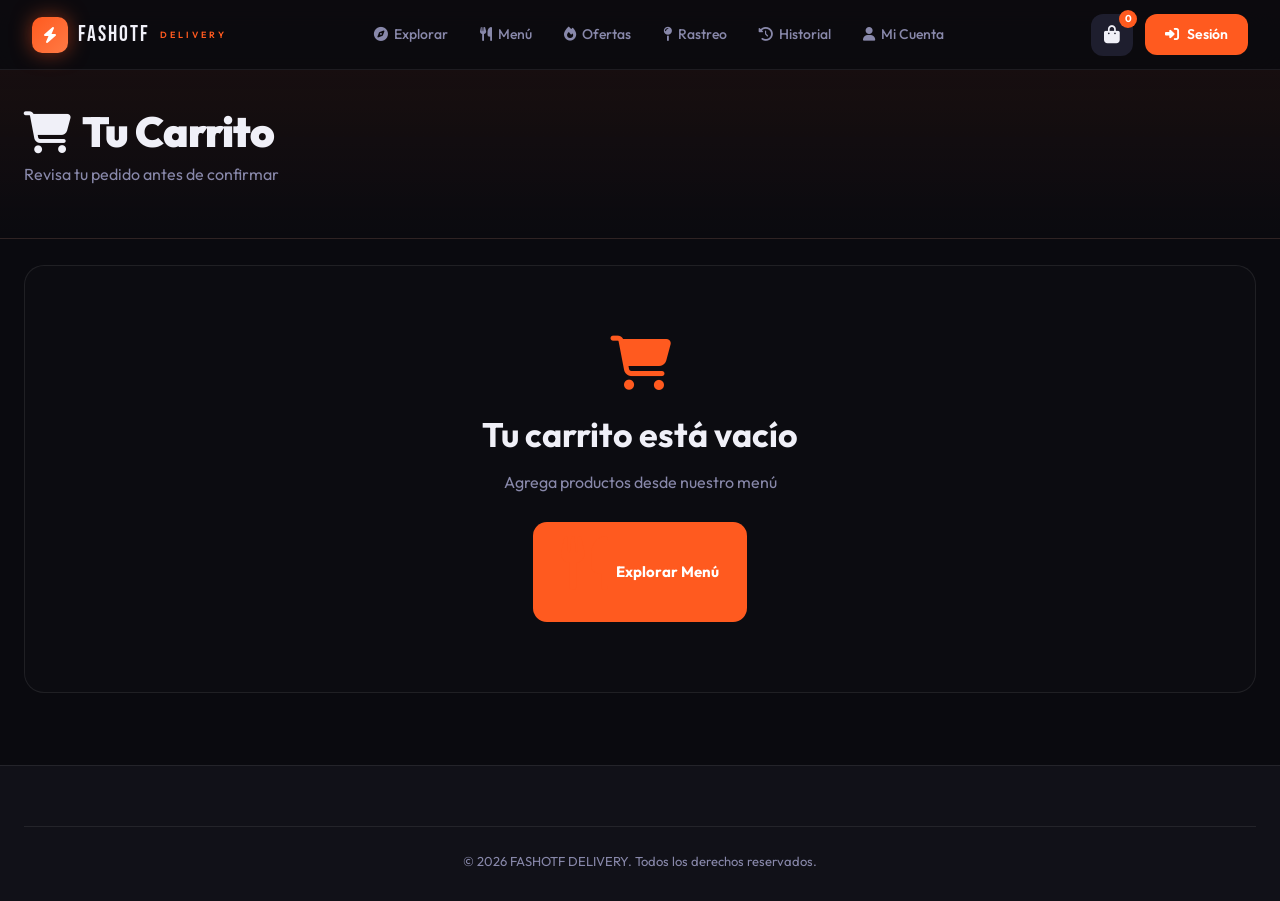
<file: pages/carrito.html>
<!DOCTYPE html>
<html lang="es">
<head>
  <meta charset="UTF-8"/><meta name="viewport" content="width=device-width, initial-scale=1.0"/>
  <title>Carrito - Fashotf Delivery</title>
  <link rel="stylesheet" href="../css/main.css"/>
  <link href="https://fonts.googleapis.com/css2?family=Bebas+Neue&family=Outfit:wght@300;400;500;600;700;900&display=swap" rel="stylesheet"/>
  <link rel="stylesheet" href="https://cdnjs.cloudflare.com/ajax/libs/font-awesome/6.5.0/css/all.min.css"/>
</head>
<body>
<nav class="navbar" id="navbar">
  <div class="nav-logo"><div class="logo-icon"><i class="fa-solid fa-bolt"></i></div><span class="logo-text">FASHOTF</span><span class="logo-sub">DELIVERY</span></div>
  <ul class="nav-links">
    <li><a href="../index.html"><i class="fa-solid fa-compass"></i> Explorar</a></li>
    <li><a href="menu.html"><i class="fa-solid fa-utensils"></i> Menú</a></li>
    <li><a href="ofertas.html"><i class="fa-solid fa-fire"></i> Ofertas</a></li>
    <li><a href="rastreo.html"><i class="fa-solid fa-map-pin"></i> Rastreo</a></li>
    <li><a href="historial.html"><i class="fa-solid fa-clock-rotate-left"></i> Historial</a></li>
    <li><a href="cliente.html"><i class="fa-solid fa-user"></i> Mi Cuenta</a></li>
  </ul>
  <div class="nav-actions"><a href="carrito.html" class="btn-cart"><i class="fa-solid fa-bag-shopping"></i><span class="cart-count" id="cartCount">0</span></a><a href="login.html" class="btn-login"><i class="fa-solid fa-right-to-bracket"></i> Sesión</a></div>
</nav>

<section class="page-header">
  <div class="container"><h1 class="page-header-title"><i class="fa-solid fa-cart-shopping"></i> Tu Carrito</h1><p>Revisa tu pedido antes de confirmar</p></div>
</section>

<div class="container">
  <div id="cartContent" class="cart-content"></div>
</div>

<footer class="footer"><div class="container"><div class="footer-bottom">© 2026 FASHOTF DELIVERY. Todos los derechos reservados.</div></div></footer>

<script src="../js/main.js"></script>
<script src="../js/products.js"></script>
<script>
const IMAGES = {
  1: 'https://images.unsplash.com/photo-1568901346375-23c9450c58cd?auto=format&fit=crop&w=300&q=80',
  2: 'https://images.unsplash.com/photo-1513104890138-7c749659a591?auto=format&fit=crop&w=300&q=80',
  3: 'https://images.unsplash.com/photo-1546069901-ba9599a7e63c?auto=format&fit=crop&w=300&q=80',
  4: 'https://images.unsplash.com/photo-1579871494447-9811cf80d66c?auto=format&fit=crop&w=300&q=80',
  5: 'https://images.unsplash.com/photo-1626645738196-c2a7c87a8f58?auto=format&fit=crop&w=300&q=80',
  6: 'https://images.unsplash.com/photo-1533134242443-d4fd215305ad?auto=format&fit=crop&w=300&q=80',
  7: 'https://images.unsplash.com/photo-1517701604599-bb29b565090c?auto=format&fit=crop&w=300&q=80',
  8: 'https://images.unsplash.com/photo-1586190848861-99aa4a171e90?auto=format&fit=crop&w=300&q=80'
};
const RESTS = {1:'Burger Palace',2:'Pizza Roma',3:'Fresh Bowl',4:'Tokyo House',5:'Chicken Bros',6:'Sweet Corner',7:'Café Urbano',8:'Smash House'};

function renderCart() {
  const cart = JSON.parse(localStorage.getItem('fashotf_cart') || '[]');
  const container = document.getElementById('cartContent');
  if (!cart.length) {
    container.innerHTML = `<div class="empty-cart"><i class="fa-solid fa-cart-shopping"></i><h2>Tu carrito está vacío</h2><p>Agrega productos desde nuestro menú</p><a href="menu.html" class="btn-primary"><i class="fa-solid fa-utensils"></i> Explorar Menú</a></div>`;
    return;
  }
  const subtotal = cart.reduce((s, i) => s + i.price * i.qty, 0);
  const delivery = subtotal > 30 ? 0 : 3.50;
  const total = subtotal + delivery;
  container.innerHTML = `
    <div class="cart-layout">
      <div>
        <h2 class="cart-title">${cart.length} producto(s) en tu carrito</h2>
        <div class="cart-items" id="cartItems">
          ${cart.map((item, idx) => `
            <div class="cart-item" id="item-${idx}">
              <div class="cart-item-img"><img src="${item.image || IMAGES[item.id] || 'https://images.unsplash.com/photo-1546069901-ba9599a7e63c?auto=format&fit=crop&w=300&q=80'}" alt="${item.name}" /></div>
              <div class="cart-item-info">
                <div class="cart-item-name">${item.name}</div>
                <div class="cart-item-rest"><i class="fa-solid fa-store"></i> ${RESTS[item.id] || 'Restaurante'}</div>
                <div class="qty-ctrl">
                  <button class="qty-btn" onclick="changeQty(${idx},-1)"><i class="fa-solid fa-minus"></i></button>
                  <span class="qty-num">${item.qty}</span>
                  <button class="qty-btn" onclick="changeQty(${idx},1)"><i class="fa-solid fa-plus"></i></button>
                </div>
              </div>
              <div class="cart-item-actions">
                <div class="cart-item-price">${formatCOP(item.price * item.qty)}</div>
                <button class="del-btn" onclick="removeItem(${idx})"><i class="fa-solid fa-trash"></i></button>
              </div>
            </div>
          `).join('')}
        </div>
      </div>
      <div class="order-summary">
        <div class="summary-card">
          <div class="summary-title">Resumen del pedido</div>
          <div class="coupon-row">
            <input type="text" placeholder="Código de descuento" id="couponInput"/>
            <button onclick="applyCoupon()">Aplicar</button>
          </div>
          <div class="summary-row"><span>Subtotal</span><span>${formatCOP(subtotal)}</span></div>
          <div class="summary-row"><span>Domicilio</span><span>${delivery === 0 ? '<span class="delivery-free">Gratis</span>' : formatCOP(delivery)}</span></div>
          <div class="summary-row discount-row" id="discountRow"><span class="discount-label">Descuento</span><span class="discount-value" id="discountVal">-${formatCOP(0)}</span></div>
          <div class="summary-total"><span>Total</span><span id="totalDisplay">${formatCOP(total)}</span></div>
          <div class="payment-block">
            <div class="payment-title">MÉTODO DE PAGO</div>
            <div class="pay-methods">
              <div class="pay-method active" onclick="selectPay(this)"><i class="fa-solid fa-credit-card"></i><span>Tarjeta</span></div>
              <div class="pay-method" onclick="selectPay(this)"><i class="fa-solid fa-money-bill-wave"></i><span>Efectivo</span></div>
              <div class="pay-method" onclick="selectPay(this)"><i class="fa-solid fa-mobile-screen-button"></i><span>Nequi</span></div>
              <div class="pay-method" onclick="selectPay(this)"><i class="fa-solid fa-building-columns"></i><span>Daviplata</span></div>
            </div>
          </div>
          <button class="btn-primary checkout-btn" onclick="checkout()">
            <i class="fa-solid fa-bolt"></i> Confirmar Pedido · ${formatCOP(total)}
          </button>
          ${delivery > 0 ? `<div class="delivery-note"><i class="fa-solid fa-truck"></i> Agrega ${formatCOP(30000 - subtotal)} más para envío gratis</div>` : '<div class="delivery-note success"><i class="fa-solid fa-check"></i> ¡Tienes envío gratis!</div>'}
        </div>
      </div>
    </div>`;
}

function changeQty(idx, delta) {
  const cart = JSON.parse(localStorage.getItem('fashotf_cart') || '[]');
  cart[idx].qty = Math.max(1, cart[idx].qty + delta);
  localStorage.setItem('fashotf_cart', JSON.stringify(cart));
  updateCartCount();
  renderCart();
}

function removeItem(idx) {
  const cart = JSON.parse(localStorage.getItem('fashotf_cart') || '[]');
  cart.splice(idx, 1);
  localStorage.setItem('fashotf_cart', JSON.stringify(cart));
  updateCartCount();
  renderCart();
  showToast('Producto eliminado', 'fa-trash');
}

function selectPay(el) {
  document.querySelectorAll('.pay-method').forEach(p => p.classList.remove('active'));
  el.classList.add('active');
}

function applyCoupon() {
  const code = document.getElementById('couponInput')?.value.toUpperCase();
  if (code === 'FASHOTF10') {
    document.getElementById('discountRow').style.display = 'flex';
    document.getElementById('discountVal').textContent = '-' + formatCOP(2000);
    showToast('Cupón aplicado: ' + formatCOP(2000), 'fa-tag');
  } else {
    showToast('Cupón inválido', 'fa-circle-xmark');
  }
}

function checkout() {
  const cart = JSON.parse(localStorage.getItem('fashotf_cart') || '[]');
  if (!cart.length) return;
  localStorage.setItem('fashotf_cart', '[]');
  updateCartCount();
  showToast('¡Pedido confirmado! Redirigiendo...', 'fa-circle-check');
  setTimeout(() => { window.location.href = 'rastreo.html'; }, 1800);
}

document.addEventListener('DOMContentLoaded', renderCart);
</script>
</body>
</html>
</file>
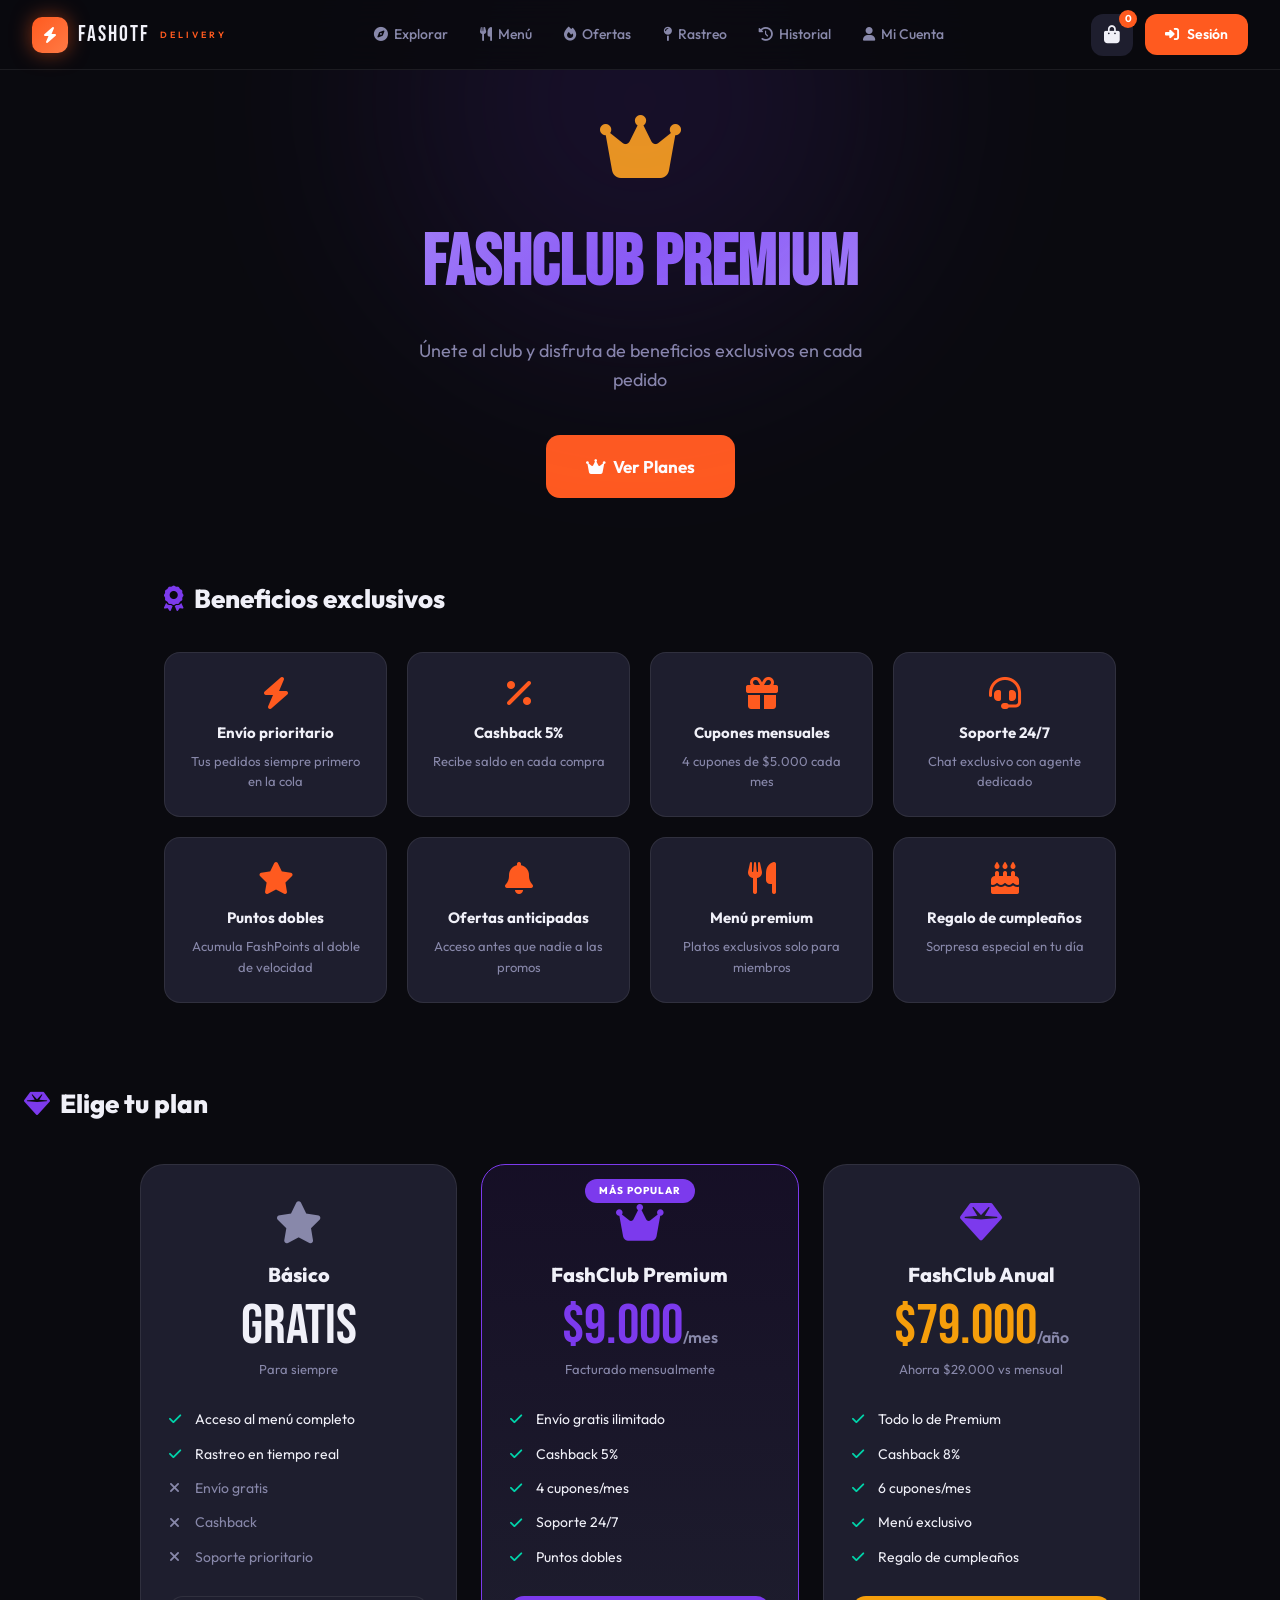
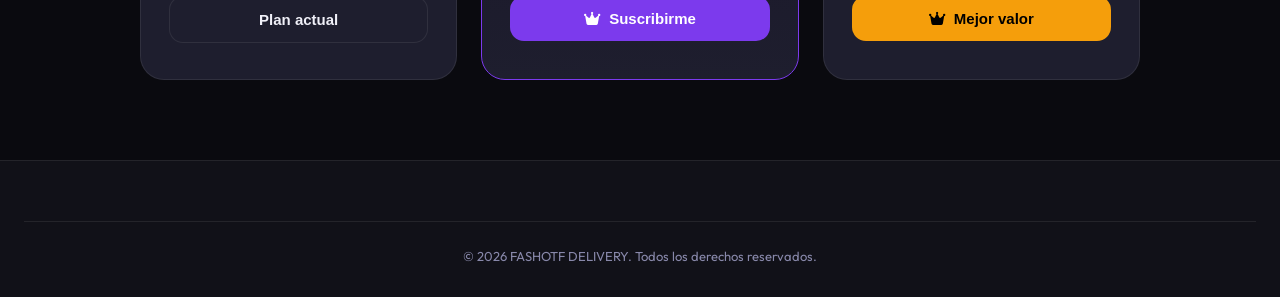
<file: pages/fash-club.html>
<!DOCTYPE html>
<html lang="es">
<head>
  <meta charset="UTF-8"/><meta name="viewport" content="width=device-width, initial-scale=1.0"/>
  <title>FashClub - Fashotf Delivery</title>
  <link rel="stylesheet" href="../css/main.css"/>
  <link href="https://fonts.googleapis.com/css2?family=Bebas+Neue&family=Outfit:wght@300;400;500;600;700;900&display=swap" rel="stylesheet"/>
  <link rel="stylesheet" href="https://cdnjs.cloudflare.com/ajax/libs/font-awesome/6.5.0/css/all.min.css"/>
</head>
<body>
<nav class="navbar" id="navbar">
  <div class="nav-logo"><div class="logo-icon"><i class="fa-solid fa-bolt"></i></div><span class="logo-text">FASHOTF</span><span class="logo-sub">DELIVERY</span></div>
  <ul class="nav-links">
    <li><a href="../index.html"><i class="fa-solid fa-compass"></i> Explorar</a></li>
    <li><a href="menu.html"><i class="fa-solid fa-utensils"></i> Menú</a></li>
    <li><a href="ofertas.html"><i class="fa-solid fa-fire"></i> Ofertas</a></li>
    <li><a href="rastreo.html"><i class="fa-solid fa-map-pin"></i> Rastreo</a></li>
    <li><a href="historial.html"><i class="fa-solid fa-clock-rotate-left"></i> Historial</a></li>
    <li><a href="cliente.html"><i class="fa-solid fa-user"></i> Mi Cuenta</a></li>
  </ul>
  <div class="nav-actions"><a href="carrito.html" class="btn-cart"><i class="fa-solid fa-bag-shopping"></i><span class="cart-count" id="cartCount">0</span></a><a href="login.html" class="btn-login"><i class="fa-solid fa-right-to-bracket"></i> Sesión</a></div>
</nav>

<div class="club-hero">
  <div class="orb orb1"></div>
  <i class="fa-solid fa-crown crown-big"></i>
  <h1>FASHCLUB PREMIUM</h1>
  <p>Únete al club y disfruta de beneficios exclusivos en cada pedido</p>
  <a href="#planes" class="btn-primary big"><i class="fa-solid fa-crown"></i> Ver Planes</a>
</div>

<div class="benefits-section container">
  <div class="section-header club-section-header"><h2><i class="fa-solid fa-award section-icon-purple"></i> Beneficios exclusivos</h2></div>
  <div class="benefits-grid">
    <div class="benefit-card"><i class="fa-solid fa-bolt benefit-icon"></i><div class="benefit-title">Envío prioritario</div><div class="benefit-desc">Tus pedidos siempre primero en la cola</div></div>
    <div class="benefit-card"><i class="fa-solid fa-percent benefit-icon"></i><div class="benefit-title">Cashback 5%</div><div class="benefit-desc">Recibe saldo en cada compra</div></div>
    <div class="benefit-card"><i class="fa-solid fa-gift benefit-icon"></i><div class="benefit-title">Cupones mensuales</div><div class="benefit-desc">4 cupones de $5.000 cada mes</div></div>
    <div class="benefit-card"><i class="fa-solid fa-headset benefit-icon"></i><div class="benefit-title">Soporte 24/7</div><div class="benefit-desc">Chat exclusivo con agente dedicado</div></div>
    <div class="benefit-card"><i class="fa-solid fa-star benefit-icon"></i><div class="benefit-title">Puntos dobles</div><div class="benefit-desc">Acumula FashPoints al doble de velocidad</div></div>
    <div class="benefit-card"><i class="fa-solid fa-bell benefit-icon"></i><div class="benefit-title">Ofertas anticipadas</div><div class="benefit-desc">Acceso antes que nadie a las promos</div></div>
    <div class="benefit-card"><i class="fa-solid fa-utensils benefit-icon"></i><div class="benefit-title">Menú premium</div><div class="benefit-desc">Platos exclusivos solo para miembros</div></div>
    <div class="benefit-card"><i class="fa-solid fa-cake-candles benefit-icon"></i><div class="benefit-title">Regalo de cumpleaños</div><div class="benefit-desc">Sorpresa especial en tu día</div></div>
  </div>
</div>

<div class="container" id="planes">
  <div class="section-header club-plans-header"><h2><i class="fa-solid fa-gem section-icon-purple"></i> Elige tu plan</h2></div>
  <div class="plans-grid">
    <div class="plan-card">
      <i class="fa-solid fa-star plan-icon club-plan-icon"></i>
      <div class="plan-name">Básico</div>
      <div class="plan-price plan-price-text">Gratis</div>
      <div class="plan-period">Para siempre</div>
      <div class="plan-features">
        <div class="plan-feature"><i class="fa-solid fa-check"></i> Acceso al menú completo</div>
        <div class="plan-feature"><i class="fa-solid fa-check"></i> Rastreo en tiempo real</div>
        <div class="plan-feature no"><i class="fa-solid fa-xmark"></i> Envío gratis</div>
        <div class="plan-feature no"><i class="fa-solid fa-xmark"></i> Cashback</div>
        <div class="plan-feature no"><i class="fa-solid fa-xmark"></i> Soporte prioritario</div>
      </div>
      <button class="btn-secondary club-plan-button">Plan actual</button>
    </div>
    <div class="plan-card featured">
      <i class="fa-solid fa-crown plan-icon premium-plan-icon"></i>
      <div class="plan-name">FashClub Premium</div>
      <div class="plan-price plan-price-purple">$9.000<span>/mes</span></div>
      <div class="plan-period">Facturado mensualmente</div>
      <div class="plan-features">
        <div class="plan-feature"><i class="fa-solid fa-check"></i> Envío gratis ilimitado</div>
        <div class="plan-feature"><i class="fa-solid fa-check"></i> Cashback 5%</div>
        <div class="plan-feature"><i class="fa-solid fa-check"></i> 4 cupones/mes</div>
        <div class="plan-feature"><i class="fa-solid fa-check"></i> Soporte 24/7</div>
        <div class="plan-feature"><i class="fa-solid fa-check"></i> Puntos dobles</div>
      </div>
      <button class="btn-primary club-plan-button purple" onclick="showToast('¡Bienvenido/a a FashClub!', 'fa-crown')"><i class="fa-solid fa-crown"></i> Suscribirme</button>
    </div>
    <div class="plan-card">
      <i class="fa-solid fa-gem plan-icon annual-plan-icon"></i>
      <div class="plan-name">FashClub Anual</div>
      <div class="plan-price plan-price-yellow">$79.000<span>/año</span></div>
      <div class="plan-period">Ahorra $29.000 vs mensual</div>
      <div class="plan-features">
        <div class="plan-feature"><i class="fa-solid fa-check"></i> Todo lo de Premium</div>
        <div class="plan-feature"><i class="fa-solid fa-check"></i> Cashback 8%</div>
        <div class="plan-feature"><i class="fa-solid fa-check"></i> 6 cupones/mes</div>
        <div class="plan-feature"><i class="fa-solid fa-check"></i> Menú exclusivo</div>
        <div class="plan-feature"><i class="fa-solid fa-check"></i> Regalo de cumpleaños</div>
      </div>
      <button class="btn-primary club-plan-button yellow" onclick="showToast('¡Plan anual activado!', 'fa-gem')"><i class="fa-solid fa-crown"></i> Mejor valor</button>
    </div>
  </div>
</div>

<footer class="footer"><div class="container"><div class="footer-bottom">© 2026 FASHOTF DELIVERY. Todos los derechos reservados.</div></div></footer>
<script src="../js/main.js"></script>
</body>
</html>
</file>
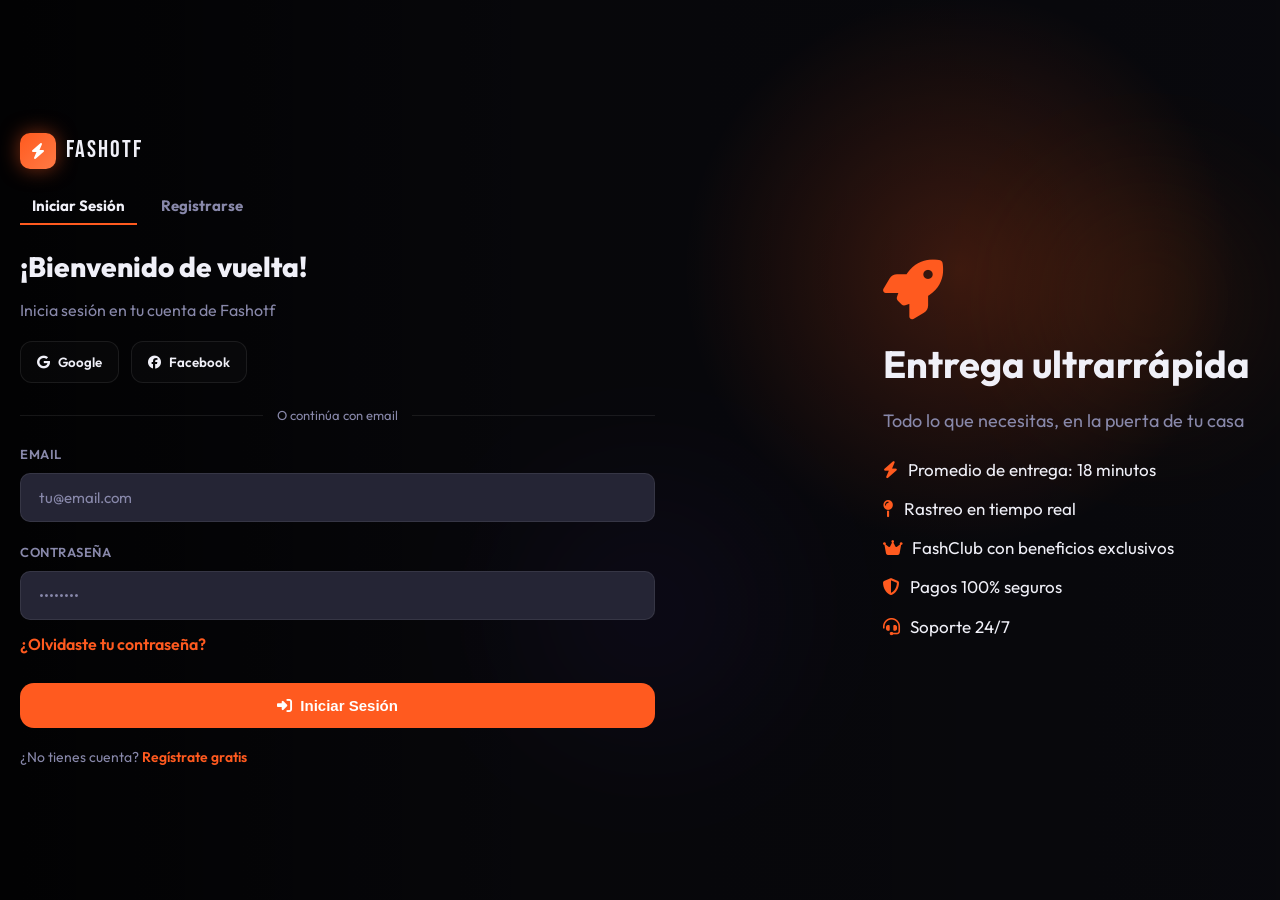
<file: pages/login.html>
<!DOCTYPE html>
<html lang="es">
<head>
  <meta charset="UTF-8"/><meta name="viewport" content="width=device-width, initial-scale=1.0"/>
  <title>Iniciar Sesión - Fashotf Delivery</title>
  <link rel="stylesheet" href="../css/main.css"/>
  <link href="https://fonts.googleapis.com/css2?family=Bebas+Neue&family=Outfit:wght@300;400;500;600;700;900&display=swap" rel="stylesheet"/>
  <link rel="stylesheet" href="https://cdnjs.cloudflare.com/ajax/libs/font-awesome/6.5.0/css/all.min.css"/>
</head>
<body>
<div class="auth-page">
  <div class="auth-bg"><div class="orb orb1"></div><div class="orb orb2"></div></div>
  <div class="auth-grid">
    <div class="auth-left">
      <a href="../index.html" class="auth-logo">
        <div class="logo-icon"><i class="fa-solid fa-bolt"></i></div>
        <span class="logo-text">FASHOTF</span>
      </a>

      <div class="tab-row">
        <button class="tab-btn active" onclick="switchTab('login',this)">Iniciar Sesión</button>
        <button class="tab-btn" onclick="switchTab('register',this)">Registrarse</button>
      </div>

      <div id="loginForm">
        <div class="auth-title">¡Bienvenido de vuelta!</div>
        <div class="auth-sub">Inicia sesión en tu cuenta de Fashotf</div>

        <div class="social-auth">
          <button class="social-btn" onclick="showToast('Google conectado correctamente', 'fa-globe')"><i class="fa-brands fa-google"></i> Google</button>
          <button class="social-btn" onclick="showToast('Facebook conectado correctamente', 'fa-globe')"><i class="fa-brands fa-facebook"></i> Facebook</button>
        </div>
        <div class="divider"><span>O continúa con email</span></div>

        <div class="form-group">
          <label>Email</label>
          <input type="email" placeholder="tu@email.com" id="loginEmail"/>
        </div>
        <div class="form-group">
          <label>Contraseña</label>
          <input type="password" placeholder="••••••••" id="loginPass"/>
        </div>
        <div class="forgot"><a href="#">¿Olvidaste tu contraseña?</a></div>
        <button class="btn-primary auth-submit-btn" onclick="doLogin()">
          <i class="fa-solid fa-right-to-bracket"></i> Iniciar Sesión
        </button>
        <div class="auth-register-link">
          ¿No tienes cuenta? <a href="#" onclick="switchTab('register',document.querySelectorAll('.tab-btn')[1])">Regístrate gratis</a>
        </div>
      </div>

      <div id="registerForm" class="hidden-form">
        <div class="auth-title">Crea tu cuenta</div>
        <div class="auth-sub">Únete a Fashotf gratis</div>
        <div class="form-group"><label>Nombre completo</label><input type="text" placeholder="Juan García"/></div>
        <div class="form-group"><label>Email</label><input type="email" placeholder="tu@email.com"/></div>
        <div class="form-group"><label>Teléfono</label><input type="tel" placeholder="+57 300 000 0000"/></div>
        <div class="form-group"><label>Contraseña</label><input type="password" placeholder="Mínimo 8 caracteres"/></div>
        <button class="btn-primary auth-submit-btn" onclick="doRegister()">
          <i class="fa-solid fa-user-plus"></i> Crear Cuenta
        </button>
        <div class="auth-terms">Al registrarte aceptas nuestros <a href="#">Términos</a> y <a href="#">Privacidad</a></div>
      </div>
    </div>

    <div class="auth-right">
      <div class="auth-right-content">
        <i class="fa-solid fa-rocket big-icon"></i>
        <h2>Entrega ultrarrápida</h2>
        <p>Todo lo que necesitas, en la puerta de tu casa</p>
        <ul>
          <li><i class="fa-solid fa-bolt"></i> Promedio de entrega: 18 minutos</li>
          <li><i class="fa-solid fa-map-pin"></i> Rastreo en tiempo real</li>
          <li><i class="fa-solid fa-crown"></i> FashClub con beneficios exclusivos</li>
          <li><i class="fa-solid fa-shield-halved"></i> Pagos 100% seguros</li>
          <li><i class="fa-solid fa-headset"></i> Soporte 24/7</li>
        </ul>
      </div>
    </div>
  </div>
</div>

<script src="../js/main.js"></script>
<script>
function switchTab(tab, btn) {
  document.querySelectorAll('.tab-btn').forEach(b => b.classList.remove('active'));
  btn.classList.add('active');
  document.getElementById('loginForm').style.display = tab === 'login' ? 'block' : 'none';
  document.getElementById('registerForm').style.display = tab === 'register' ? 'block' : 'none';
}
function doLogin() {
  const email = document.getElementById('loginEmail').value;
  const pass = document.getElementById('loginPass').value;
  if (!email || !pass) { showToast('Completa todos los campos', 'fa-circle-exclamation'); return; }
  showToast('Sesión iniciada correctamente', 'fa-circle-check');
  setTimeout(() => { window.location.href = 'cliente.html'; }, 1200);
}
function doRegister() {
  showToast('¡Cuenta creada! Bienvenido a Fashotf', 'fa-circle-check');
  setTimeout(() => { window.location.href = 'cliente.html'; }, 1200);
}
</script>
</body>
</html>
</file>
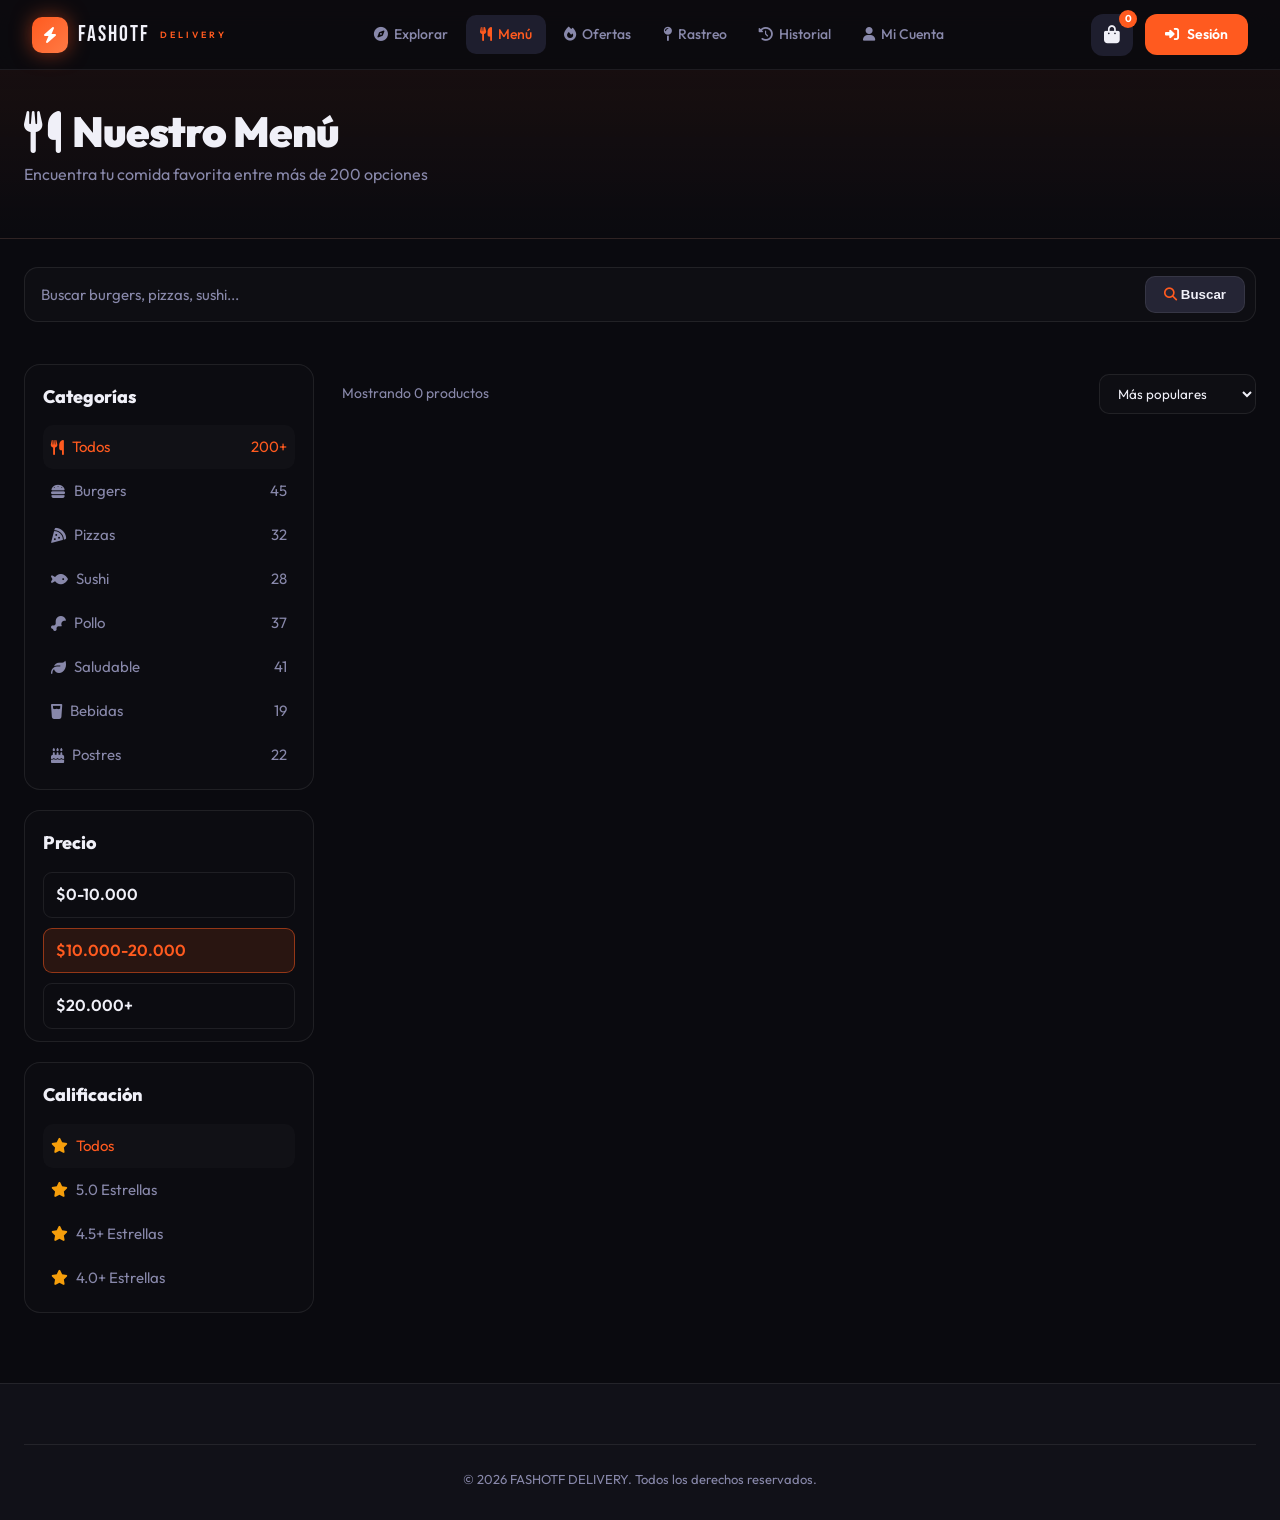
<file: pages/menu.html>
<!DOCTYPE html>
<html lang="es">
<head>
  <meta charset="UTF-8"/>
  <meta name="viewport" content="width=device-width, initial-scale=1.0"/>
  <title>Menú - Fashotf Delivery</title>
  <link rel="stylesheet" href="../css/main.css"/>
  <link href="https://fonts.googleapis.com/css2?family=Bebas+Neue&family=Outfit:wght@300;400;500;600;700;900&display=swap" rel="stylesheet"/>
  <link rel="stylesheet" href="https://cdnjs.cloudflare.com/ajax/libs/font-awesome/6.5.0/css/all.min.css"/>
</head>
<body>
<nav class="navbar" id="navbar">
  <div class="nav-logo">
    <div class="logo-icon"><i class="fa-solid fa-bolt"></i></div>
    <span class="logo-text">FASHOTF</span>
    <span class="logo-sub">DELIVERY</span>
  </div>
  <ul class="nav-links">
    <li><a href="../index.html"><i class="fa-solid fa-compass"></i> Explorar</a></li>
    <li><a href="menu.html" class="active"><i class="fa-solid fa-utensils"></i> Menú</a></li>
    <li><a href="ofertas.html"><i class="fa-solid fa-fire"></i> Ofertas</a></li>
    <li><a href="rastreo.html"><i class="fa-solid fa-map-pin"></i> Rastreo</a></li>
    <li><a href="historial.html"><i class="fa-solid fa-clock-rotate-left"></i> Historial</a></li>
    <li><a href="cliente.html"><i class="fa-solid fa-user"></i> Mi Cuenta</a></li>
  </ul>
  <div class="nav-actions">
    <a href="carrito.html" class="btn-cart"><i class="fa-solid fa-bag-shopping"></i><span class="cart-count" id="cartCount">0</span></a>
    <a href="login.html" class="btn-login"><i class="fa-solid fa-right-to-bracket"></i> Sesión</a>
  </div>
</nav>

<section class="page-header">
  <div class="container">
    <h1 class="page-header-title"><i class="fa-solid fa-utensils"></i> Nuestro Menú</h1>
    <p>Encuentra tu comida favorita entre más de 200 opciones</p>
  </div>
</section>

<div class="container">
  <div class="search-bar search-bar-menu">
    <input type="text" placeholder="Buscar burgers, pizzas, sushi..." id="searchInput" oninput="searchProducts()"/>
    <button onclick="searchProducts()"><i class="fa-solid fa-magnifying-glass"></i> Buscar</button>
  </div>
  <div class="menu-layout">
    <aside class="sidebar">
      <div class="sidebar-card">
        <h3>Categorías</h3>
        <div class="filter-item active" onclick="menuFilter(this,'todos')"><span><i class="fa-solid fa-utensils"></i> Todos</span> <span>200+</span></div>
        <div class="filter-item" onclick="menuFilter(this,'burger')"><span><i class="fa-solid fa-burger"></i> Burgers</span> <span>45</span></div>
        <div class="filter-item" onclick="menuFilter(this,'pizza')"><span><i class="fa-solid fa-pizza-slice"></i> Pizzas</span> <span>32</span></div>
        <div class="filter-item" onclick="menuFilter(this,'sushi')"><span><i class="fa-solid fa-fish"></i> Sushi</span> <span>28</span></div>
        <div class="filter-item" onclick="menuFilter(this,'pollo')"><span><i class="fa-solid fa-drumstick-bite"></i> Pollo</span> <span>37</span></div>
        <div class="filter-item" onclick="menuFilter(this,'saludable')"><span><i class="fa-solid fa-leaf"></i> Saludable</span> <span>41</span></div>
        <div class="filter-item" onclick="menuFilter(this,'bebidas')"><span><i class="fa-solid fa-glass-water"></i> Bebidas</span> <span>19</span></div>
        <div class="filter-item" onclick="menuFilter(this,'postres')"><span><i class="fa-solid fa-cake-candles"></i> Postres</span> <span>22</span></div>
      </div>
      <div class="sidebar-card">
        <h3>Precio</h3>
        <div class="price-range">
          <div class="price-btn">$0-10.000</div>
          <div class="price-btn active">$10.000-20.000</div>
          <div class="price-btn">$20.000+</div>
        </div>
      </div>
      <div class="sidebar-card">
        <h3>Calificación</h3>
        <div class="filter-item active" onclick="menuFilter(this,'todos')"><span><i class="fa-solid fa-star rating-star"></i> Todos</span></div>
        <div class="filter-item"><span><i class="fa-solid fa-star rating-star"></i> 5.0 Estrellas</span></div>
        <div class="filter-item"><span><i class="fa-solid fa-star rating-star"></i> 4.5+ Estrellas</span></div>
        <div class="filter-item"><span><i class="fa-solid fa-star rating-star"></i> 4.0+ Estrellas</span></div>
      </div>
    </aside>
    <main>
      <div class="sort-row">
        <span id="productCount">Mostrando 8 productos</span>
        <select class="sort-select" onchange="sortProducts(this.value)">
          <option value="popular">Más populares</option>
          <option value="price_asc">Menor precio</option>
          <option value="price_desc">Mayor precio</option>
          <option value="rating">Mejor calificación</option>
        </select>
      </div>
      <div class="menu-grid" id="menuGrid"></div>
    </main>
  </div>
</div>

<footer class="footer"><div class="container"><div class="footer-bottom">© 2026 FASHOTF DELIVERY. Todos los derechos reservados.</div></div></footer>

<script src="../js/main.js"></script>
<script src="../js/products.js"></script>
<script>
function menuFilter(el, cat) {
  document.querySelectorAll('.filter-item').forEach(f => f.classList.remove('active'));
  el.classList.add('active');
  renderMenuGrid(cat);
}
function renderMenuGrid(filter = 'todos') {
  const grid = document.getElementById('menuGrid');
  const filtered = filter === 'todos' ? PRODUCTS : PRODUCTS.filter(p => p.cat === filter);
  document.getElementById('productCount').textContent = `Mostrando ${filtered.length} productos`;
  grid.innerHTML = filtered.map(p => `
    <div class="product-card" onclick="addToCart({id:${p.id}, name:'${p.name}', price:${p.price}, image:'${p.image}'})">
      <div class="product-img">
        ${p.badge ? `<div class="product-badge"><i class="fa-solid fa-bolt"></i> ${p.badge}</div>` : ''}
        <img src="${p.image}" alt="${p.name}" loading="lazy" />
      </div>
      <div class="product-body">
        <div class="product-name">${p.name}</div>
        <div class="product-rest"><i class="fa-solid fa-store"></i> ${p.rest}</div>
        <div class="product-footer">
          <div>
            <div class="product-price">${formatCOP(p.price)}</div>
            <div class="product-rating"><i class="fa-solid fa-star"></i> ${p.rating}</div>
          </div>
          <button class="btn-add" onclick="event.stopPropagation(); addToCart({id:${p.id}, name:'${p.name}', price:${p.price}, image:'${p.image}'})"><i class="fa-solid fa-plus"></i></button>
        </div>
      </div>
    </div>
  `).join('');
}
function searchProducts() {
  const q = document.getElementById('searchInput').value.toLowerCase();
  const filtered = PRODUCTS.filter(p => p.name.toLowerCase().includes(q) || p.rest.toLowerCase().includes(q));
  const grid = document.getElementById('menuGrid');
  document.getElementById('productCount').textContent = `Mostrando ${filtered.length} productos`;
  grid.innerHTML = filtered.map(p => `
    <div class="product-card" onclick="addToCart({id:${p.id}, name:'${p.name}', price:${p.price}, image:'${p.image}'})">
      <div class="product-img"><img src="${p.image}" alt="${p.name}" loading="lazy" /></div>
      <div class="product-body">
        <div class="product-name">${p.name}</div>
        <div class="product-rest"><i class="fa-solid fa-store"></i> ${p.rest}</div>
        <div class="product-footer">
          <div><div class="product-price">${formatCOP(p.price)}</div><div class="product-rating"><i class="fa-solid fa-star"></i> ${p.rating}</div></div>
          <button class="btn-add" onclick="event.stopPropagation(); addToCart({id:${p.id}, name:'${p.name}', price:${p.price}, image:'${p.image}'})"><i class="fa-solid fa-plus"></i></button>
        </div>
      </div>
    </div>
  `).join('');
}
function sortProducts(val) {
  let sorted = [...PRODUCTS];
  if (val === 'price_asc') sorted.sort((a,b) => a.price - b.price);
  if (val === 'price_desc') sorted.sort((a,b) => b.price - a.price);
  if (val === 'rating') sorted.sort((a,b) => b.rating - a.rating);
  const grid = document.getElementById('menuGrid');
  grid.innerHTML = sorted.map(p => `
    <div class="product-card" onclick="addToCart({id:${p.id}, name:'${p.name}', price:${p.price}, image:'${p.image}'})">
      <div class="product-img"><img src="${p.image}" alt="${p.name}" loading="lazy" /></div>
      <div class="product-body">
        <div class="product-name">${p.name}</div>
        <div class="product-rest"><i class="fa-solid fa-store"></i> ${p.rest}</div>
        <div class="product-footer">
          <div><div class="product-price">${formatCOP(p.price)}</div><div class="product-rating"><i class="fa-solid fa-star"></i> ${p.rating}</div></div>
          <button class="btn-add" onclick="event.stopPropagation(); addToCart({id:${p.id}, name:'${p.name}', price:${p.price}, image:'${p.image}'})"><i class="fa-solid fa-plus"></i></button>
        </div>
      </div>
    </div>
  `).join('');
}
document.addEventListener('DOMContentLoaded', renderMenuGrid);
</script>
</body>
</html>
</file>
<file: css/main.css>
/* ===== FASHOTF DELIVERY - MAIN CSS ===== */
:root {
  --orange: #FF5A1F;
  --orange-light: #FF7A45;
  --orange-dark: #E04010;
  --dark: #0A0A0F;
  --dark2: #111118;
  --dark3: #1A1A24;
  --surface: #1E1E2E;
  --surface2: #252535;
  --border: rgba(255,255,255,0.08);
  --text: #F0F0F8;
  --text-muted: #8888AA;
  --teal: #00D4AA;
  --purple: #7C3AED;
  --red: #EF4444;
  --yellow: #F59E0B;
  --radius: 16px;
  --radius-sm: 10px;
  --shadow: 0 20px 60px rgba(0,0,0,0.5);
  --glow: 0 0 40px rgba(255,90,31,0.3);
}

*, *::before, *::after { box-sizing: border-box; margin: 0; padding: 0; }

html { scroll-behavior: smooth; }

body {
  font-family: 'Outfit', sans-serif;
  background: var(--dark);
  color: var(--text);
  overflow-x: hidden;
  line-height: 1.6;
}

a { text-decoration: none; color: inherit; }

/* ---- CONTAINER ---- */
.container { max-width: 1280px; margin: 0 auto; padding: 0 24px; }

/* ---- NAVBAR ---- */
.navbar {
  position: fixed; top: 0; left: 0; right: 0; z-index: 1000;
  display: flex; align-items: center; justify-content: space-between;
  padding: 0 32px; height: 70px;
  background: rgba(10,10,15,0.85);
  backdrop-filter: blur(20px);
  border-bottom: 1px solid var(--border);
  transition: all 0.3s;
}
.navbar.scrolled { background: rgba(10,10,15,0.98); }

.nav-logo { display: flex; align-items: center; gap: 10px; }
.logo-icon {
  width: 36px; height: 36px;
  background: linear-gradient(135deg, var(--orange), var(--orange-light));
  border-radius: 10px;
  display: flex; align-items: center; justify-content: center;
  font-size: 16px; color: #fff;
  box-shadow: 0 0 20px rgba(255,90,31,0.5);
}
.logo-icon.sm { width: 28px; height: 28px; font-size: 12px; }
.logo-text { font-family: 'Bebas Neue', sans-serif; font-size: 22px; letter-spacing: 2px; color: var(--text); }
.logo-sub { font-size: 9px; font-weight: 600; color: var(--orange); letter-spacing: 3px; margin-top: 2px; }

.nav-links { display: flex; align-items: center; gap: 4px; list-style: none; }
.nav-links a {
  padding: 8px 14px; border-radius: 10px;
  font-size: 14px; font-weight: 500; color: var(--text-muted);
  transition: all 0.2s; display: flex; align-items: center; gap: 6px;
}
.nav-links a:hover, .nav-links a.active { background: var(--surface); color: var(--text); }
.nav-links a.active { color: var(--orange); }

.nav-actions { display: flex; align-items: center; gap: 12px; }
.btn-cart {
  position: relative; width: 42px; height: 42px;
  background: var(--surface); border-radius: 12px;
  display: flex; align-items: center; justify-content: center;
  font-size: 18px; color: var(--text); transition: all 0.2s;
}
.btn-cart:hover { background: var(--orange); color: #fff; }
.cart-count {
  position: absolute; top: -4px; right: -4px;
  background: var(--orange); color: #fff;
  font-size: 10px; font-weight: 700;
  width: 18px; height: 18px; border-radius: 50%;
  display: flex; align-items: center; justify-content: center;
}
.btn-login {
  padding: 9px 20px; background: var(--orange);
  color: #fff; border-radius: 12px; font-weight: 600;
  font-size: 14px; transition: all 0.2s; display: inline-flex; align-items: center; gap: 8px;
}
.btn-login:hover { background: var(--orange-dark); transform: translateY(-1px); }
.hamburger { display: none; background: none; border: none; color: var(--text); font-size: 20px; cursor: pointer; }

/* ---- HERO ---- */
.hero {
  min-height: 100vh;
  display: flex; align-items: center;
  padding: 90px 80px 60px;
  position: relative; overflow: hidden;
}

.hero-bg {
  position: absolute; inset: 0; z-index: 0;
  background: var(--dark);
}
.orb {
  position: absolute; border-radius: 50%;
  filter: blur(80px); opacity: 0.4;
  animation: floatOrb 8s ease-in-out infinite;
}
.orb1 { width: 500px; height: 500px; background: radial-gradient(circle, #FF5A1F, transparent); top: -100px; right: -100px; }
.orb2 { width: 350px; height: 350px; background: radial-gradient(circle, #7C3AED, transparent); bottom: -50px; left: 10%; animation-delay: -3s; }
.orb3 { width: 250px; height: 250px; background: radial-gradient(circle, #00D4AA, transparent); top: 40%; left: 40%; animation-delay: -6s; }
@keyframes floatOrb {
  0%,100% { transform: translate(0,0) scale(1); }
  50% { transform: translate(20px,-20px) scale(1.1); }
}
.grid-overlay {
  position: absolute; inset: 0;
  background-image: linear-gradient(rgba(255,255,255,0.02) 1px, transparent 1px),
                    linear-gradient(90deg, rgba(255,255,255,0.02) 1px, transparent 1px);
  background-size: 50px 50px;
}

.hero-content { position: relative; z-index: 2; flex: 1; max-width: 580px; }
.hero-badge {
  display: inline-flex; align-items: center; gap: 6px;
  background: rgba(255,90,31,0.15); border: 1px solid rgba(255,90,31,0.3);
  color: var(--orange); font-size: 13px; font-weight: 600;
  padding: 6px 14px; border-radius: 50px; margin-bottom: 28px;
  animation: fadeDown 0.6s ease both;
}
.hero-title {
  font-family: 'Bebas Neue', sans-serif;
  font-size: clamp(52px, 6vw, 88px);
  line-height: 0.95; letter-spacing: 1px;
  margin-bottom: 20px;
  animation: fadeUp 0.7s ease 0.1s both;
}
.gradient-text {
  background: linear-gradient(135deg, var(--orange), #FFB347, var(--orange-light));
  -webkit-background-clip: text; -webkit-text-fill-color: transparent;
  background-clip: text;
}
.hero-desc {
  font-size: 17px; color: var(--text-muted); margin-bottom: 36px;
  animation: fadeUp 0.7s ease 0.2s both;
}
.hero-cta { display: flex; gap: 14px; margin-bottom: 44px; flex-wrap: wrap; animation: fadeUp 0.7s ease 0.3s both; }

.btn-primary {
  display: inline-flex; align-items: center; gap: 8px;
  padding: 14px 28px; background: var(--orange);
  color: #fff; border-radius: 14px; font-weight: 700; font-size: 15px;
  transition: all 0.3s; border: none; cursor: pointer;
}
.btn-primary:hover { background: var(--orange-dark); transform: translateY(-2px); box-shadow: 0 12px 30px rgba(255,90,31,0.4); }
.btn-primary.big { padding: 18px 40px; font-size: 17px; }

.btn-secondary {
  display: inline-flex; align-items: center; gap: 8px;
  padding: 14px 28px; background: var(--surface);
  color: var(--text); border-radius: 14px; font-weight: 600; font-size: 15px;
  border: 1px solid var(--border); transition: all 0.3s;
}
.btn-secondary:hover { background: var(--surface2); transform: translateY(-2px); }

.hero-stats {
  display: flex; align-items: center; gap: 32px;
  animation: fadeUp 0.7s ease 0.4s both;
}
.stat { display: flex; flex-direction: column; }
.stat-num { font-size: 24px; font-weight: 800; color: var(--text); }
.stat-lbl { font-size: 12px; color: var(--text-muted); font-weight: 500; }
.stat-divider { width: 1px; height: 40px; background: var(--border); }

/* Phone mockup */
.hero-visual {
  position: relative; z-index: 2; flex: 1;
  display: flex; justify-content: center; align-items: center;
  animation: fadeLeft 0.8s ease 0.2s both;
}
.phone-mockup {
  width: 260px; height: 520px;
  background: var(--surface); border-radius: 36px;
  border: 2px solid var(--border);
  box-shadow: 0 40px 80px rgba(0,0,0,0.6), 0 0 60px rgba(255,90,31,0.15);
  overflow: hidden; position: relative;
  animation: float 4s ease-in-out infinite;
}
@keyframes float {
  0%,100% { transform: translateY(0); }
  50% { transform: translateY(-12px); }
}
.phone-screen { padding: 20px 16px; height: 100%; display: flex; flex-direction: column; gap: 12px; }
.phone-header {
  display: flex; justify-content: space-between; align-items: center;
  font-weight: 700; font-size: 14px; color: var(--orange);
}
.phone-map {
  background: linear-gradient(135deg, #0d1b2a, #1a2744);
  border-radius: 14px; flex: 1; position: relative;
  overflow: hidden; min-height: 200px;
}
.map-pin {
  position: absolute; top: 50%; left: 50%;
  transform: translate(-50%,-50%);
  color: var(--orange); font-size: 24px; z-index: 2;
}
.pulse-ring::before {
  content: ''; position: absolute;
  top: 50%; left: 50%; transform: translate(-50%,-50%);
  width: 50px; height: 50px; border-radius: 50%;
  border: 2px solid var(--orange); opacity: 0.5;
  animation: pulse 2s ease-in-out infinite;
}
@keyframes pulse {
  0% { transform: translate(-50%,-50%) scale(0.8); opacity: 1; }
  100% { transform: translate(-50%,-50%) scale(2); opacity: 0; }
}
.rider-icon {
  position: absolute; top: 30%; left: 25%;
  color: var(--teal); font-size: 18px;
  animation: riderMove 3s ease-in-out infinite alternate;
}
@keyframes riderMove {
  0% { transform: translate(0,0); }
  100% { transform: translate(20px,10px); }
}
.phone-order-card {
  background: var(--surface2); border-radius: 12px;
  padding: 12px; display: flex; align-items: center; gap: 10px;
}
.order-img { width: 44px; height: 44px; border-radius: 8px; overflow: hidden; flex-shrink: 0; }
.order-img img { width: 100%; height: 100%; object-fit: cover; }
.order-name { font-size: 12px; font-weight: 700; }
.order-status { font-size: 11px; color: var(--text-muted); display: flex; align-items: center; gap: 4px; }
.dot-green { width: 6px; height: 6px; background: var(--teal); border-radius: 50%; animation: blink 1.5s infinite; }
@keyframes blink { 0%,100% { opacity: 1; } 50% { opacity: 0.3; } }

.floating-card {
  position: absolute; background: var(--surface);
  border: 1px solid var(--border); border-radius: 12px;
  padding: 10px 16px; font-size: 13px; font-weight: 700;
  display: flex; align-items: center; gap: 6px;
  box-shadow: var(--shadow);
  animation: float 4s ease-in-out infinite;
}
.card-a { top: 80px; right: 30px; color: var(--teal); animation-delay: -1s; }
.card-b { top: 200px; left: 20px; color: var(--yellow); animation-delay: -2s; }
.card-c { bottom: 100px; right: 20px; color: var(--orange); animation-delay: -3s; }

/* ---- QUICK CATS ---- */
.quick-cats { padding: 24px 0; border-bottom: 1px solid var(--border); }
.cats-row { display: flex; gap: 10px; overflow-x: auto; padding-bottom: 4px; scrollbar-width: none; }
.cats-row::-webkit-scrollbar { display: none; }
.cat-chip {
  white-space: nowrap; padding: 10px 18px;
  background: var(--surface); border-radius: 50px;
  font-size: 14px; font-weight: 600; cursor: pointer;
  border: 1px solid var(--border); transition: all 0.2s;
  display: inline-flex; align-items: center; gap: 8px;
}
.cat-chip:hover, .cat-chip.active {
  background: var(--orange); border-color: var(--orange); color: #fff;
}

/* ---- MODULES ---- */
.modules { padding: 56px 0 32px; }
.modules-grid { display: grid; grid-template-columns: repeat(4, 1fr); gap: 16px; }
.module-card {
  display: flex; align-items: center; gap: 14px;
  padding: 20px; border-radius: var(--radius);
  border: 1px solid var(--border); cursor: pointer;
  transition: all 0.3s; position: relative; overflow: hidden;
  background: var(--surface);
}
.module-card::before {
  content: ''; position: absolute; inset: 0;
  opacity: 0; transition: opacity 0.3s;
}
.mod-orange::before { background: linear-gradient(135deg, rgba(255,90,31,0.15), transparent); }
.mod-purple::before { background: linear-gradient(135deg, rgba(124,58,237,0.15), transparent); }
.mod-teal::before { background: linear-gradient(135deg, rgba(0,212,170,0.15), transparent); }
.mod-red::before { background: linear-gradient(135deg, rgba(239,68,68,0.15), transparent); }
.module-card:hover::before { opacity: 1; }
.module-card:hover { transform: translateY(-4px); box-shadow: 0 20px 40px rgba(0,0,0,0.3); }
.mod-icon {
  width: 52px; height: 52px; border-radius: 14px;
  display: flex; align-items: center; justify-content: center;
  font-size: 22px; flex-shrink: 0;
}
.mod-orange .mod-icon { background: rgba(255,90,31,0.2); color: var(--orange); }
.mod-purple .mod-icon { background: rgba(124,58,237,0.2); color: var(--purple); }
.mod-teal .mod-icon { background: rgba(0,212,170,0.2); color: var(--teal); }
.mod-red .mod-icon { background: rgba(239,68,68,0.2); color: var(--red); }
.mod-title { font-weight: 700; font-size: 15px; }
.mod-desc { font-size: 12px; color: var(--text-muted); }
.mod-arrow { margin-left: auto; color: var(--text-muted); transition: all 0.2s; }
.module-card:hover .mod-arrow { color: var(--text); transform: translateX(4px); }

/* ---- SECTION HEADER ---- */
.section-header { display: flex; justify-content: space-between; align-items: center; margin-bottom: 28px; }
.section-header h2 { font-size: 26px; font-weight: 800; display: flex; align-items: center; gap: 10px; }
.ver-todo { color: var(--orange); font-weight: 600; font-size: 14px; transition: all 0.2s; }
.ver-todo:hover { opacity: 0.8; }

/* ---- LANDING PAGE HELPERS ---- */
.hero-layout {
  position: relative; z-index: 2; display: flex; align-items: center; gap: 32px;
  min-height: 100vh; padding-top: 40px; padding-bottom: 40px; width: 100%;
}

/* ---- POPULAR SECTION ---- */
.popular { padding: 60px 0; }
.products-grid { display: grid; grid-template-columns: repeat(4, 1fr); gap: 20px; }

.product-card {
  background: var(--surface); border-radius: var(--radius);
  border: 1px solid var(--border); overflow: hidden;
  transition: all 0.3s; cursor: pointer; display: flex; flex-direction: column;
}
.product-card:hover { transform: translateY(-6px); box-shadow: 0 24px 50px rgba(0,0,0,0.4); border-color: rgba(255,90,31,0.3); }
.product-img {
  height: 180px; background: var(--surface2);
  position: relative; overflow: hidden;
}
.product-img img {
  width: 100%; height: 100%; object-fit: cover;
  transition: transform 0.4s ease;
}
.product-card:hover .product-img img { transform: scale(1.06); }
.product-badge {
  position: absolute; top: 10px; left: 10px; z-index: 2;
  background: var(--orange); color: #fff;
  font-size: 11px; font-weight: 700;
  padding: 4px 10px; border-radius: 6px;
  box-shadow: 0 4px 12px rgba(0,0,0,0.3);
}
.product-body { padding: 16px; flex: 1; display: flex; flex-direction: column; justify-content: space-between; }
.product-name { font-weight: 700; font-size: 15px; margin-bottom: 4px; }
.product-rest { font-size: 12px; color: var(--text-muted); margin-bottom: 10px; display: flex; align-items: center; gap: 6px; }
.product-footer { display: flex; justify-content: space-between; align-items: center; margin-top: auto; }
.product-price { font-size: 18px; font-weight: 800; color: var(--orange); }
.product-rating { font-size: 12px; color: var(--text-muted); display: flex; align-items: center; gap: 4px; }
.product-rating i { color: var(--yellow); }
.btn-add {
  background: var(--orange); color: #fff;
  width: 36px; height: 36px; border-radius: 10px;
  border: none; cursor: pointer;
  font-size: 16px; display: flex; align-items: center; justify-content: center;
  transition: all 0.2s;
}
.btn-add:hover { background: var(--orange-dark); transform: scale(1.1); }

/* ---- PROMO BANNER ---- */
.promo-banner { padding: 48px 0; }
.promo-inner {
  background: linear-gradient(135deg, #1a0a4a 0%, #2d1080 50%, #1a0a4a 100%);
  border-radius: 24px; padding: 48px;
  display: flex; justify-content: space-between; align-items: center;
  border: 1px solid rgba(124,58,237,0.4);
  position: relative; overflow: hidden;
}
.promo-inner::before {
  content: ''; position: absolute; inset: 0;
  background: radial-gradient(circle at 70% 50%, rgba(124,58,237,0.3), transparent 60%);
}
.promo-text { position: relative; z-index: 1; }
.promo-badge {
  display: inline-block; background: rgba(255,255,255,0.15);
  border-radius: 50px; padding: 4px 14px;
  font-size: 12px; font-weight: 700; margin-bottom: 12px;
  color: #c4b5fd;
}
.promo-text h3 { font-size: 32px; font-weight: 900; margin-bottom: 8px; }
.promo-text p { color: rgba(255,255,255,0.7); margin-bottom: 24px; }
.promo-graphic {
  position: relative; z-index: 1; width: 120px; height: 120px;
  background: rgba(255,255,255,0.1); border-radius: 50%;
  display: flex; align-items: center; justify-content: center;
  font-size: 48px; color: var(--yellow);
  box-shadow: 0 0 50px rgba(124,58,237,0.5);
  animation: float 3s ease-in-out infinite;
}

/* ---- RESTAURANTS ---- */
.restaurants { padding: 40px 0 60px; }
.rest-grid { display: grid; grid-template-columns: repeat(3, 1fr); gap: 20px; }
.rest-card {
  background: var(--surface); border-radius: var(--radius);
  border: 1px solid var(--border); overflow: hidden;
  transition: all 0.3s; cursor: pointer;
}
.rest-card:hover { transform: translateY(-4px); box-shadow: var(--shadow); border-color: rgba(255,90,31,0.3); }
.rest-img {
  height: 140px; background: var(--surface2);
  position: relative; overflow: hidden;
}
.rest-img img { width: 100%; height: 100%; object-fit: cover; transition: transform 0.4s; }
.rest-card:hover .rest-img img { transform: scale(1.05); }
.rest-body { padding: 16px; }
.rest-name { font-weight: 700; font-size: 16px; margin-bottom: 4px; }
.rest-meta { display: flex; gap: 14px; font-size: 13px; color: var(--text-muted); margin-bottom: 10px; align-items: center; }
.rest-meta i { color: var(--orange); }
.rest-tags { display: flex; gap: 6px; flex-wrap: wrap; }
.tag {
  background: var(--surface2); border-radius: 6px;
  padding: 3px 8px; font-size: 11px; color: var(--text-muted);
}

/* ---- FINAL CTA ---- */
.final-cta { padding: 80px 0; }
.cta-box {
  text-align: center; padding: 64px;
  background: var(--surface); border-radius: 24px;
  border: 1px solid var(--border);
  background-image: radial-gradient(circle at 50% 0%, rgba(255,90,31,0.1) 0%, transparent 60%);
}
.cta-box h2 { font-size: 42px; font-weight: 900; margin-bottom: 12px; }
.cta-box p { color: var(--text-muted); font-size: 16px; margin-bottom: 32px; }

/* ---- FOOTER ---- */
.footer { background: var(--dark2); border-top: 1px solid var(--border); padding: 60px 0 30px; }
.footer-grid { display: grid; grid-template-columns: 2fr 1fr 1fr 1fr; gap: 48px; margin-bottom: 48px; }
.footer-brand p { color: var(--text-muted); font-size: 14px; margin: 12px 0 20px; max-width: 240px; }
.logo-row { display: flex; align-items: center; gap: 8px; font-family: 'Bebas Neue', sans-serif; font-size: 20px; }
.social-row { display: flex; gap: 12px; }
.social-row a {
  width: 38px; height: 38px; background: var(--surface); border-radius: 10px;
  display: flex; align-items: center; justify-content: center;
  font-size: 16px; color: var(--text-muted); transition: all 0.2s;
}
.social-row a:hover { background: var(--orange); color: #fff; }
.footer-links { display: flex; flex-direction: column; gap: 10px; }
.footer-links h4 { font-size: 13px; font-weight: 700; color: var(--text-muted); text-transform: uppercase; letter-spacing: 1px; margin-bottom: 6px; }
.footer-links a { color: var(--text-muted); font-size: 14px; transition: color 0.2s; }
.footer-links a:hover { color: var(--orange); }
.footer-bottom { border-top: 1px solid var(--border); padding-top: 24px; text-align: center; color: var(--text-muted); font-size: 13px; }

/* ---- ANIMATIONS ---- */
@keyframes fadeUp { from { opacity: 0; transform: translateY(20px); } to { opacity: 1; transform: translateY(0); } }
@keyframes fadeDown { from { opacity: 0; transform: translateY(-20px); } to { opacity: 1; transform: translateY(0); } }
@keyframes fadeLeft { from { opacity: 0; transform: translateX(40px); } to { opacity: 1; transform: translateX(0); } }

/* ---- TOAST ---- */
.toast {
  position: fixed; bottom: 30px; right: 30px;
  background: var(--surface2); border: 1px solid var(--border);
  color: var(--text); padding: 14px 20px;
  border-radius: 14px; font-size: 14px; font-weight: 600;
  display: flex; align-items: center; gap: 10px;
  box-shadow: var(--shadow); z-index: 9999;
  transform: translateX(200px); opacity: 0;
  transition: all 0.4s cubic-bezier(0.34,1.56,0.64,1);
}
.toast.show { transform: translateX(0); opacity: 1; }
.toast .toast-icon { color: var(--orange); font-size: 18px; }
.toast.error {
  background: #261217;
  border-color: rgba(239, 68, 68, 0.5);
  box-shadow: 0 10px 30px rgba(239, 68, 68, 0.25);
}
.toast.error .toast-icon { color: var(--red); }
.toast.success {
  background: #10241d;
  border-color: rgba(0, 212, 170, 0.5);
}
.toast.success .toast-icon { color: var(--teal); }

/* ---- PAGE HEADER ---- */
.page-header {
  padding: 110px 0 50px;
  background: linear-gradient(180deg, rgba(255,90,31,0.08) 0%, transparent 100%);
  border-bottom: 1px solid var(--border);
}
.page-header h1 { font-size: 42px; font-weight: 900; margin-bottom: 8px; display: flex; align-items: center; gap: 12px; }
.page-header p { color: var(--text-muted); font-size: 16px; }

.section-icon-orange { color: var(--orange); }
.section-icon-purple { color: var(--purple); }
.section-icon-yellow { color: var(--yellow); }
.hidden-form { display: none; }

/* ---- MENU / TRACKING / HISTORY / AUTH STYLES ---- */
.page-header-title {
  font-size: 62px;
  font-weight: 900;
  letter-spacing: -1px;
  line-height: 1.05;
  color: var(--text);
  display: flex;
  align-items: center;
  gap: 14px;
  margin-bottom: 8px;
}
.page-header-title i { color: var(--text); }

.search-bar {
  display: flex; align-items: center; gap: 12px;
  background: rgba(255,255,255,0.02); border: 1px solid var(--border);
  border-radius: 14px; padding: 8px 10px 8px 16px; margin: 28px 0 18px;
}
.search-bar input {
  flex: 1; background: transparent; border: none; color: var(--text); font-size: 15px; outline: none;
  font-family: 'Outfit', sans-serif;
}
.search-bar input::placeholder { color: var(--text-muted); }
.search-bar button {
  background: var(--surface2); color: var(--text); border: 1px solid var(--border);
  border-radius: 10px; padding: 10px 18px; font-weight: 700; cursor: pointer;
}
.search-bar button i { color: var(--orange); }

.menu-layout {
  display: grid; grid-template-columns: 290px minmax(0, 1fr);
  gap: 28px; padding: 24px 0 70px;
}
.sidebar { display: flex; flex-direction: column; gap: 20px; }
.sidebar-card {
  background: rgba(255,255,255,0.01); border: 1px solid var(--border); border-radius: 16px; padding: 18px 18px 12px;
}
.sidebar-card h3 {
  font-size: 18px; font-weight: 800; margin-bottom: 14px;
}
.filter-item {
  display: flex; justify-content: space-between; align-items: center; gap: 12px;
  padding: 10px 8px; border-radius: 10px; color: var(--text-muted); cursor: pointer; font-size: 15px; transition: all 0.2s;
}
.filter-item span { display: flex; align-items: center; gap: 8px; }
.filter-item:hover, .filter-item.active {
  background: rgba(255,255,255,0.02); color: var(--text);
}
.filter-item.active { color: var(--orange); }
.rating-star { color: var(--yellow); }
.price-range {
  display: flex; flex-direction: column; gap: 10px;
}
.price-btn {
  padding: 9px 12px; border: 1px solid var(--border); border-radius: 9px;
  color: var(--text); background: transparent; cursor: pointer; font-weight: 600; transition: all 0.2s;
}
.price-btn.active { background: rgba(255,90,31,0.12); border-color: rgba(255,90,31,0.5); color: var(--orange); }

.sort-row {
  display: flex; justify-content: space-between; align-items: center; gap: 12px; margin: 10px 0 20px;
  color: var(--text-muted); font-size: 14px;
}
.sort-select {
  background: rgba(255,255,255,0.02); border: 1px solid var(--border);
  color: var(--text); padding: 10px 14px; border-radius: 10px; font-family: 'Outfit', sans-serif;
}
.menu-grid {
  display: grid; grid-template-columns: repeat(2, minmax(0, 1fr));
  gap: 20px;
}

.rastreo-layout {
  display: grid; grid-template-columns: 1.3fr 0.7fr; gap: 36px;
  padding: 24px 0 70px;
}
.map-container {
  position: relative; width: 100%; min-height: 520px; border-radius: 26px; overflow: hidden;
  background: linear-gradient(180deg, rgba(255,255,255,0.02), rgba(255,255,255,0.01));
  border: 1px solid var(--border);
}
.map-grid-overlay {
  position: absolute; inset: 0;
  background-image: linear-gradient(rgba(255,255,255,0.025) 1px, transparent 1px),
                    linear-gradient(90deg, rgba(255,255,255,0.025) 1px, transparent 1px);
  background-size: 32px 32px;
}
.map-line {
  position: absolute; background: rgba(255,255,255,0.08); border-radius: 999px;
}
.map-line-top { left: 12%; right: 16%; top: 26%; height: 2px; }
.map-line-bottom { left: 22%; right: 12%; bottom: 28%; height: 2px; }
.map-line-left { left: 18%; top: 16%; bottom: 18%; width: 2px; }
.map-line-right { right: 20%; top: 18%; bottom: 16%; width: 2px; }
.origin-pin, .dest-pin {
  position: absolute; width: 22px; height: 22px; border-radius: 50%; display: flex; align-items: center; justify-content: center;
  box-shadow: 0 10px 20px rgba(0,0,0,0.35);
}
.origin-pin { top: 34%; left: 16%; background: rgba(0,212,170,0.18); color: var(--teal); }
.dest-pin { bottom: 22%; right: 18%; background: rgba(255,90,31,0.18); color: var(--orange); }
.rider-path {
  position: absolute; inset: 18% 18% 18% 18%;
  border: 2px dashed rgba(255,255,255,0.12); border-radius: 50%;
}
.rider-dot {
  position: absolute; left: 62%; top: 54%; width: 52px; height: 52px; border-radius: 50%;
  display: flex; align-items: center; justify-content: center; background: rgba(255,90,31,0.15);
  color: var(--orange); font-size: 22px; box-shadow: 0 0 20px rgba(255,90,31,0.2);
  animation: riderMove 2.5s ease-in-out infinite alternate;
}
.map-label {
  position: absolute; background: rgba(18,18,24,0.9); border: 1px solid var(--border); border-radius: 999px;
  padding: 8px 12px; font-size: 12px; color: var(--text); display: flex; align-items: center; gap: 8px;
}
.map-label-a { top: 20%; left: 10%; }
.map-label-b { top: 16%; right: 8%; }
.eta-box {
  position: absolute; right: 18px; bottom: 18px; background: rgba(18,18,24,0.95); border: 1px solid var(--border); border-radius: 18px;
  padding: 16px 18px; min-width: 140px; text-align: center; box-shadow: var(--shadow);
}
.eta-label { font-size: 12px; letter-spacing: 1px; color: var(--text-muted); }
.eta-time { font-family: 'Bebas Neue'; font-size: 50px; line-height: 1; color: var(--text); }
.eta-minutes { font-size: 11px; color: var(--text-muted); }
.location-row { display: grid; grid-template-columns: 1fr 1fr; gap: 20px; margin-top: 18px; }
.location-box {
  display: flex; align-items: center; gap: 12px; padding: 14px 16px; border-radius: 12px; border: 1px solid var(--border); background: rgba(255,255,255,0.01);
}
.location-box i { font-size: 20px; }
.icon-orange { color: var(--orange); }
.icon-teal { color: var(--teal); }
.location-title { font-size: 12px; color: var(--text-muted); }
.location-text { font-weight: 700; margin-top: 2px; }

.order-panel { display: flex; flex-direction: column; gap: 18px; }
.panel-card {
  background: rgba(255,255,255,0.01); border: 1px solid var(--border); border-radius: 18px; padding: 20px;
}
.panel-card h3 {
  font-size: 16px; font-weight: 800; margin-bottom: 18px; display: flex; align-items: center; gap: 8px;
}
.eta-big { display: flex; align-items: end; gap: 10px; margin-bottom: 10px; }
.eta-num { font-family: 'Bebas Neue'; font-size: 52px; line-height: 1; color: var(--text); }
.eta-lbl { font-size: 12px; letter-spacing: 1px; color: var(--text-muted); }
.status-inline { display: flex; align-items: center; gap: 8px; color: var(--text); font-weight: 600; }
.status-inline i { color: var(--teal); font-size: 10px; }
.steps { display: flex; flex-direction: column; gap: 12px; }
.step {
  display: flex; align-items: flex-start; gap: 12px; padding: 10px 0; border-bottom: 1px solid rgba(255,255,255,0.04);
}
.step:last-child { border-bottom: none; }
.step-icon {
  width: 28px; height: 28px; border-radius: 50%; display: flex; align-items: center; justify-content: center; flex-shrink: 0;
  background: rgba(255,255,255,0.04); color: var(--text-muted);
}
.step.done .step-icon { background: rgba(0,212,170,0.14); color: var(--teal); }
.step.active .step-icon { background: rgba(255,90,31,0.14); color: var(--orange); }
.step.pending .step-icon { background: rgba(255,255,255,0.04); color: var(--text-muted); }
.step-title { font-size: 15px; font-weight: 700; }
.step-sub { font-size: 12px; color: var(--text-muted); margin-top: 2px; }
.rider-card {
  display: flex; align-items: center; gap: 14px; flex-wrap: wrap;
}
.rider-avatar { width: 46px; height: 46px; border-radius: 50%; overflow: hidden; border: 2px solid var(--orange); }
.rider-avatar img { width: 100%; height: 100%; object-fit: cover; }
.rider-name { font-weight: 800; }
.rider-stats { font-size: 12px; color: var(--text-muted); display: flex; align-items: center; gap: 6px; }
.star-yellow { color: var(--yellow); }
.rider-actions { margin-left: auto; display: flex; gap: 8px; }
.icon-btn {
  width: 36px; height: 36px; border-radius: 10px; border: 1px solid var(--border); background: rgba(255,255,255,0.02); color: var(--text);
  display: flex; align-items: center; justify-content: center; cursor: pointer;
}
.order-items { display: flex; flex-direction: column; gap: 10px; }
.order-item {
  display: flex; justify-content: space-between; gap: 20px; padding-bottom: 8px; border-bottom: 1px solid rgba(255,255,255,0.04); color: var(--text);
}
.order-item-total { font-weight: 800; }
.order-total { color: var(--orange); }

.hist-layout {
  display: grid; grid-template-columns: minmax(0, 1.2fr) 320px; gap: 30px; padding: 24px 0 70px;
}
.hist-filter-row {
  display: flex; gap: 12px; flex-wrap: wrap; margin: 8px 0 24px;
}
.cat-chip {
  display: inline-flex; align-items: center; gap: 8px; padding: 10px 16px; border-radius: 999px;
  border: 1px solid var(--border); background: rgba(255,255,255,0.02); color: var(--text);
  font-weight: 600; cursor: pointer; font-family: 'Outfit', sans-serif;
}
.cat-chip.active {
  background: rgba(255,90,31,0.12); border-color: rgba(255,90,31,0.5); color: var(--orange);
}
.icon-green { color: var(--teal); }
.icon-red { color: var(--red); }
#histList { display: flex; flex-direction: column; gap: 18px; }
.order-hist-card {
  background: rgba(255,255,255,0.01); border: 1px solid var(--border); border-radius: 20px; padding: 18px; display: flex; flex-direction: column; gap: 16px;
}
.order-hist-header {
  display: flex; justify-content: space-between; gap: 20px; align-items: flex-start;
}
.order-hist-id {
  color: var(--orange); font-size: 17px; font-weight: 800; margin-bottom: 12px;
}
.order-header-rest {
  display: flex; align-items: center; gap: 12px;
}
.order-header-rest img {
  width: 88px; height: 88px; object-fit: cover; border-radius: 12px; border: 1px solid var(--border);
}
.order-hist-rest { font-size: 15px; font-weight: 700; }
.status-badge {
  display: inline-flex; align-items: center; gap: 6px; padding: 8px 12px; border-radius: 999px; font-size: 12px; font-weight: 700; white-space: nowrap;
}
.status-entregado { background: rgba(0,212,170,0.12); color: var(--teal); }
.status-cancelado { background: rgba(239,68,68,0.12); color: var(--red); }
.status-en-camino { background: rgba(255,90,31,0.12); color: var(--orange); }
.order-items-list { display: flex; flex-wrap: wrap; gap: 8px; }
.order-item-chip {
  background: rgba(255,255,255,0.03); border: 1px solid var(--border); color: var(--text-muted); border-radius: 999px; padding: 5px 10px; font-size: 12px;
}
.order-hist-footer {
  display: flex; justify-content: space-between; align-items: flex-end; gap: 12px; flex-wrap: wrap;
}
.order-date { display: flex; align-items: center; gap: 8px; color: var(--text-muted); font-size: 13px; }
.order-repeat-wrap { display: flex; align-items: center; gap: 14px; flex-wrap: wrap; }
.order-total-sm { font-weight: 800; color: var(--text); }
.repeat-order-btn {
  border: 1px solid var(--border); background: rgba(255,255,255,0.02); color: var(--text); padding: 8px 12px; border-radius: 10px; cursor: pointer; font-family: 'Outfit', sans-serif;
}

.profile-card {
  background: rgba(255,255,255,0.01); border: 1px solid var(--border); border-radius: 18px; padding: 18px; margin-bottom: 18px;
}
.avatar {
  width: 70px; height: 70px; border-radius: 50%; overflow: hidden; margin: 0 auto 12px; border: 2px solid var(--orange);
}
.avatar img { width: 100%; height: 100%; object-fit: cover; }
.profile-card-body { text-align: center; }
.profile-name { font-size: 18px; font-weight: 800; }
.profile-email { color: var(--text-muted); font-size: 13px; margin-bottom: 12px; }
.club-link {
  display: inline-flex; align-items: center; gap: 8px; padding: 8px 12px; background: rgba(124,58,237,0.12); border: 1px solid rgba(124,58,237,0.4); border-radius: 999px; color: #d7c9ff; font-weight: 700; font-size: 13px;
}
.profile-card-heading { font-size: 14px; font-weight: 800; margin-bottom: 14px; }
.stats-mini { display: grid; grid-template-columns: repeat(2, minmax(0, 1fr)); gap: 12px; }
.stat-mini {
  background: rgba(255,255,255,0.02); border: 1px solid var(--border); border-radius: 12px; padding: 12px; text-align: center;
}
.stat-mini-num { font-size: 20px; font-weight: 800; display: flex; align-items: center; justify-content: center; gap: 6px; }
.stat-mini-lbl { font-size: 11px; color: var(--text-muted); margin-top: 4px; }
.star-mini { color: var(--yellow); font-size: 11px; }
.favorites-list { display: flex; flex-direction: column; gap: 12px; }
.fav-item { display: flex; gap: 12px; align-items: center; }
.fav-img { width: 54px; height: 54px; border-radius: 12px; overflow: hidden; }
.fav-img img { width: 100%; height: 100%; object-fit: cover; }
.fav-name { font-weight: 700; }
.fav-restaurant { font-size: 12px; color: var(--text-muted); }
.empty-state {
  padding: 30px; text-align: center; color: var(--text-muted); background: rgba(255,255,255,0.01); border: 1px solid var(--border); border-radius: 16px;
}

.auth-page {
  position: relative; min-height: 100vh; background: radial-gradient(circle at 75% 30%, rgba(255,90,31,0.28), transparent 24%), var(--dark); overflow: hidden; }
.auth-bg {
  position: absolute; inset: 0; pointer-events: none; background: linear-gradient(90deg, rgba(0,0,0,0.82), rgba(0,0,0,0.35) 40%, rgba(0,0,0,0.15));
}
.auth-bg .orb1 {
  position: absolute; right: -80px; top: 10%; width: 420px; height: 420px; border-radius: 50%; background: radial-gradient(circle, rgba(255,102,0,0.28), transparent 60%); filter: blur(50px);
}
.auth-bg .orb2 {
  position: absolute; left: 35%; bottom: 10%; width: 400px; height: 400px; border-radius: 50%; background: radial-gradient(circle, rgba(120,80,255,0.24), transparent 60%); filter: blur(80px);
}
.auth-grid {
  position: relative; z-index: 1; max-width: 1360px; margin: 0 auto; min-height: 100vh; display: grid; grid-template-columns: 1.05fr 0.95fr; gap: 30px; padding: 44px 20px;
}
.auth-left, .auth-right {
  display: flex; flex-direction: column; justify-content: center;
}
.auth-left { max-width: 760px; }
.auth-logo {
  display: inline-flex; align-items: center; gap: 10px; color: var(--text); margin-bottom: 18px; width: fit-content;
}
.auth-logo .logo-text { font-size: 24px; }
.tab-row {
  display: flex; gap: 12px; margin-bottom: 20px; flex-wrap: wrap;
}
.tab-btn {
  background: transparent; border: none; color: var(--text-muted); font-weight: 700; font-size: 15px; padding: 8px 12px; cursor: pointer; border-bottom: 2px solid transparent; font-family: 'Outfit', sans-serif;
}
.tab-btn.active {
  color: var(--text); border-bottom-color: var(--orange);
}
.auth-title { font-size: 28px; font-weight: 800; margin-bottom: 8px; }
.auth-sub { color: var(--text-muted); margin-bottom: 18px; }
.social-auth { display: flex; gap: 12px; margin-bottom: 22px; flex-wrap: wrap; }
.social-btn {
  display: inline-flex; align-items: center; justify-content: center; gap: 8px; padding: 12px 16px; border-radius: 12px; border: 1px solid var(--border); background: rgba(255,255,255,0.02); color: var(--text); cursor: pointer; font-weight: 600; font-family: 'Outfit', sans-serif;
}
.divider {
  display: flex; align-items: center; gap: 14px; color: var(--text-muted); font-size: 13px; margin: 10px 0 18px;
}
.divider::before, .divider::after { content: ''; flex: 1; height: 1px; background: var(--border); }
.form-group { margin-bottom: 18px; }
.forgot { margin: -8px 0 18px; }
.forgot a, .auth-register-link a, .auth-terms a {
  color: var(--orange); font-weight: 600;
}
.auth-submit-btn { width: 100%; justify-content: center; margin-top: 8px; }
.auth-register-link, .auth-terms {
  margin-top: 18px; color: var(--text-muted); font-size: 14px;
}
.auth-right-content {
  max-width: 520px; margin-left: auto; padding: 30px 10px 30px 30px;
}
.big-icon { font-size: 60px; color: var(--orange); margin-bottom: 14px; }
.auth-right-content h2 { font-size: 38px; margin-bottom: 12px; }
.auth-right-content p { color: var(--text-muted); font-size: 18px; margin-bottom: 20px; }
.auth-right-content ul {
  list-style: none; display: flex; flex-direction: column; gap: 12px; padding-left: 0; margin: 0;
}
.auth-right-content ul li {
  display: flex; align-items: center; gap: 10px; font-size: 17px;
}
.auth-right-content ul li i { color: var(--orange); }

@media(max-width: 980px) {
  .menu-layout, .rastreo-layout, .hist-layout, .auth-grid { grid-template-columns: 1fr; }
  .search-bar { margin-top: 22px; }
  .auth-right-content { margin-left: 0; padding-left: 0; }
}
@media(max-width: 640px) {
  .page-header-title { font-size: 44px; }
  .menu-grid, .location-row { grid-template-columns: 1fr; }
  .search-bar { flex-direction: column; align-items: stretch; }
  .search-bar button { width: 100%; }
  .sort-row { flex-direction: column; align-items: flex-start; }
  .hist-filter-row { gap: 8px; }
  .order-hist-header, .order-hist-footer { flex-direction: column; align-items: flex-start; }
  .auth-right-content h2 { font-size: 30px; }
}

/* ---- ADDITIONAL HELPER STYLES ---- */
.section-icon-teal { color: var(--teal); }
.club-hero {
  text-align: center; padding: 110px 24px 80px; position: relative; overflow: hidden;
}
.club-hero .orb { position: absolute; border-radius: 50%; filter: blur(100px); }
.club-hero .orb1 {
  width: 600px; height: 600px; background: radial-gradient(circle, rgba(124,58,237,0.4), transparent);
  top: -200px; left: 50%; transform: translateX(-50%);
}
.crown-big {
  font-size: 72px; color: var(--yellow); display: block; margin-bottom: 24px;
  animation: float 4s ease-in-out infinite;
}
.club-hero h1 {
  font-family: 'Bebas Neue'; font-size: 72px;
  background: linear-gradient(135deg, #c4b5fd, #8b5cf6, #c4b5fd);
  -webkit-background-clip: text; -webkit-text-fill-color: transparent; margin-bottom: 16px;
}
.club-hero p {
  font-size: 18px; color: var(--text-muted); max-width: 500px; margin: 0 auto 40px;
}
.plans-grid {
  display: grid; grid-template-columns: repeat(3,1fr); gap: 24px; max-width: 1000px; margin: 0 auto 80px;
}
.plan-card {
  background: var(--surface); border: 1px solid var(--border); border-radius: 24px; padding: 36px 28px; text-align: center; position: relative; overflow: hidden; transition: all 0.3s;
}
.plan-card:hover { transform: translateY(-8px); }
.plan-card.featured {
  border-color: var(--purple); background: linear-gradient(180deg, rgba(124,58,237,0.1), var(--surface));
}
.plan-card.featured::before {
  content: 'MÁS POPULAR'; position: absolute; top: 14px; left: 50%; transform: translateX(-50%);
  background: var(--purple); color: #fff; font-size: 10px; font-weight: 800; padding: 4px 14px; border-radius: 20px; letter-spacing: 1px; white-space: nowrap;
}
.plan-icon { font-size: 42px; display: block; margin-bottom: 16px; color: var(--purple); }
.plan-name { font-size: 20px; font-weight: 800; margin-bottom: 8px; }
.plan-price {
  font-family: 'Bebas Neue'; font-size: 56px; line-height: 1; margin-bottom: 4px;
}
.plan-price span { font-family: 'Outfit'; font-size: 16px; font-weight: 600; color: var(--text-muted); }
.plan-period { font-size: 13px; color: var(--text-muted); margin-bottom: 28px; }
.plan-features { display: flex; flex-direction: column; gap: 12px; text-align: left; margin-bottom: 28px; }
.plan-feature { display: flex; align-items: center; gap: 10px; font-size: 14px; }
.plan-feature i { color: var(--teal); width: 16px; }
.plan-feature.no { color: var(--text-muted); }
.plan-feature.no i { color: var(--text-muted); }
.benefits-section { max-width: 1000px; margin: 0 auto 80px; }
.benefits-grid { display: grid; grid-template-columns: repeat(4,1fr); gap: 20px; }
.benefit-card {
  background: var(--surface); border: 1px solid var(--border); border-radius: 16px; padding: 24px; text-align: center; transition: all 0.2s;
}
.benefit-card:hover { transform: translateY(-4px); border-color: rgba(124,58,237,0.4); }
.benefit-icon { font-size: 32px; color: var(--orange); display: block; margin-bottom: 12px; }
.benefit-title { font-weight: 700; font-size: 15px; margin-bottom: 6px; }
.benefit-desc { font-size: 13px; color: var(--text-muted); }

/* ---- OFFERS PAGE STYLES ---- */
.offers-page { padding: 40px 0 70px; }
.flash-header {
  display: flex; justify-content: space-between; align-items: flex-end; gap: 24px;
  margin: 18px 0 28px; padding-top: 12px;
}
.flash-title {
  display: flex; align-items: center; gap: 10px;
  font-size: 18px; font-weight: 900; letter-spacing: 0.8px; color: var(--text);
}
.flash-title i { color: var(--orange); }
.flash-sub {
  margin-top: 8px; font-size: 14px; color: var(--text-muted);
}
.countdown-caption {
  font-size: 12px; letter-spacing: 1px; text-transform: uppercase; color: var(--text-muted); margin-bottom: 8px; text-align: right;
}
.countdown {
  display: flex; align-items: flex-end; gap: 10px;
  color: var(--text);
}
.countdown-unit {
  display: flex; flex-direction: column; align-items: center; min-width: 56px;
}
.countdown-num {
  display: inline-flex; align-items: center; justify-content: center;
  min-width: 62px; height: 56px; border-radius: 12px;
  background: rgba(255,255,255,0.02); border: 1px solid var(--border);
  font-size: 28px; font-weight: 800; color: var(--orange);
}
.countdown-lbl {
  margin-top: 6px; font-size: 11px; color: var(--text-muted); text-transform: uppercase;
}
.countdown-sep {
  font-size: 28px; color: var(--text-muted); padding-bottom: 12px;
}
.offers-grid {
  display: grid; grid-template-columns: repeat(4, minmax(0, 1fr)); gap: 22px; margin-bottom: 48px;
}
.offer-card {
  background: rgba(255,255,255,0.01); border: 1px solid var(--border); border-radius: 20px; overflow: hidden;
  transition: transform 0.25s ease, border-color 0.25s ease;
  cursor: pointer;
}
.offer-card:hover {
  transform: translateY(-6px); border-color: rgba(255,90,31,0.4); box-shadow: 0 18px 38px rgba(0,0,0,0.25);
}
.offer-img {
  position: relative; height: 200px; overflow: hidden;
}
.offer-img img {
  width: 100%; height: 100%; object-fit: cover; display: block;
}
.offer-discount {
  position: absolute; top: 12px; left: 12px; background: var(--orange); color: #fff;
  font-size: 12px; font-weight: 800; padding: 6px 10px; border-radius: 999px;
}
.offer-body {
  padding: 16px 16px 14px;
}
.offer-name {
  font-size: 17px; font-weight: 800; margin-bottom: 6px;
}
.offer-rest {
  display: flex; align-items: center; gap: 7px;
  font-size: 12px; color: var(--text-muted); margin-bottom: 12px;
}
.offer-rest i { color: var(--orange); }
.price-row {
  display: flex; align-items: center; gap: 10px; margin-bottom: 12px;
}
.price-new {
  color: var(--orange); font-size: 28px; font-weight: 900; line-height: 1;
}
.price-old {
  color: var(--text-muted); font-size: 14px; text-decoration: line-through;
}
.offer-actions {
  display: flex; align-items: center; justify-content: space-between; gap: 12px;
}
.timer-badge {
  display: inline-flex; align-items: center; gap: 6px;
  color: var(--text-muted); font-size: 12px; font-weight: 600;
}
.timer-badge i { color: var(--yellow); }
.section-divider {
  margin: 10px 0 22px; padding-top: 10px;
  border-top: 1px solid var(--border);
}
.section-divider h2 {
  display: flex; align-items: center; gap: 10px; font-size: 30px; font-weight: 900;
}
.section-divider h2 i { color: var(--purple); }
.coupon-grid {
  display: grid; grid-template-columns: repeat(3, minmax(0, 1fr)); gap: 20px;
}
.coupon-card {
  display: flex; align-items: center; justify-content: space-between; gap: 12px;
  padding: 18px 20px; border: 1px solid var(--border); border-radius: 16px;
  background: rgba(255,255,255,0.01);
}
.coupon-code {
  font-size: 26px; font-weight: 900; letter-spacing: 1px; color: var(--text);
}
.coupon-tag {
  display: inline-block; margin-top: 8px; padding: 4px 10px; border-radius: 999px;
  background: rgba(124,58,237,0.12); color: #d7c9ff; font-size: 11px; font-weight: 700; letter-spacing: 0.5px;
}
.coupon-btn {
  border: 1px solid var(--border); background: rgba(255,255,255,0.02); color: var(--text);
  padding: 10px 14px; border-radius: 10px; font-weight: 700; cursor: pointer;
}

/* ---- CART PAGE STYLES ---- */
.cart-content { padding: 26px 0 72px; }
.empty-cart {
  text-align: center; padding: 70px 20px; border: 1px solid var(--border); border-radius: 20px; background: rgba(255,255,255,0.01);
}
.empty-cart i {
  font-size: 54px; color: var(--orange); margin-bottom: 18px; display: inline-block;
}
.empty-cart h2 { font-size: 34px; margin-bottom: 8px; }
.empty-cart p { color: var(--text-muted); margin-bottom: 26px; }
.cart-layout {
  display: grid; grid-template-columns: minmax(0, 1.3fr) 420px; gap: 28px; align-items: flex-start;
}
.cart-title {
  font-size: 28px; font-weight: 900; margin-bottom: 20px; display: flex; align-items: center; gap: 12px;
}
.cart-items {
  display: flex; flex-direction: column; gap: 18px;
}
.cart-item {
  display: flex; align-items: center; gap: 18px; padding: 18px; border: 1px solid var(--border); border-radius: 18px; background: rgba(255,255,255,0.01);
}
.cart-item-img {
  width: 180px; height: 140px; border-radius: 14px; overflow: hidden; flex-shrink: 0;
}
.cart-item-img img { width: 100%; height: 100%; object-fit: cover; }
.cart-item-info {
  flex: 1; min-width: 0;
}
.cart-item-name {
  font-size: 22px; font-weight: 800; margin-bottom: 6px;
}
.cart-item-rest {
  display: flex; align-items: center; gap: 8px; color: var(--text-muted); font-size: 13px;
}
.cart-item-rest i { color: var(--orange); }
.qty-ctrl {
  display: inline-flex; align-items: center; gap: 10px; margin-top: 14px; padding: 8px 12px; border: 1px solid var(--border); border-radius: 999px; background: rgba(255,255,255,0.02);
}
.qty-btn {
  width: 30px; height: 30px; border-radius: 50%; border: none; background: rgba(255,255,255,0.05); color: var(--text); cursor: pointer;
}
.qty-num {
  min-width: 24px; text-align: center; font-weight: 700;
}
.cart-item-actions {
  display: flex; flex-direction: column; align-items: flex-end; gap: 12px;
}
.cart-item-price {
  font-size: 26px; font-weight: 900; color: var(--orange);
}
.del-btn {
  width: 38px; height: 38px; border-radius: 10px; border: 1px solid rgba(239,68,68,0.3); background: rgba(239,68,68,0.08); color: var(--red); cursor: pointer;
}
.order-summary { position: sticky; top: 90px; }
.summary-card {
  background: rgba(255,255,255,0.01); border: 1px solid var(--border); border-radius: 20px; padding: 22px;
}
.summary-title {
  font-size: 20px; font-weight: 800; margin-bottom: 18px;
}
.coupon-row {
  display: flex; gap: 10px; margin-bottom: 18px;
}
.coupon-row input {
  flex: 1; background: rgba(255,255,255,0.02); border: 1px solid var(--border); border-radius: 10px; padding: 11px 12px; color: var(--text); font-family: 'Outfit', sans-serif; outline: none;
}
.coupon-row button {
  border: none; background: var(--surface2); color: var(--text); padding: 10px 14px; border-radius: 10px; font-weight: 700; cursor: pointer;
}
.summary-row {
  display: flex; justify-content: space-between; align-items: center; gap: 12px; padding: 12px 0; border-bottom: 1px solid rgba(255,255,255,0.04); color: var(--text-muted);
}
.discount-row {
  display: none;
}
.discount-label { color: var(--text-muted); }
.discount-value {
  color: var(--orange); font-weight: 700;
}
.summary-total {
  display: flex; justify-content: space-between; align-items: center; gap: 12px; margin-top: 16px; font-size: 22px; font-weight: 900;
}
.summary-total span:last-child { color: var(--orange); }
.payment-block {
  margin-top: 22px; padding-top: 18px; border-top: 1px solid rgba(255,255,255,0.04);
}
.payment-title {
  font-size: 12px; font-weight: 800; letter-spacing: 1px; color: var(--text-muted); margin-bottom: 12px;
}
.pay-methods {
  display: grid; grid-template-columns: repeat(2, minmax(0, 1fr)); gap: 10px;
}
.pay-method {
  display: flex; align-items: center; justify-content: center; gap: 8px; padding: 12px 10px; border: 1px solid var(--border); border-radius: 12px; background: rgba(255,255,255,0.02); color: var(--text); cursor: pointer; font-weight: 600;
}
.pay-method.active {
  border-color: rgba(255,90,31,0.5); background: rgba(255,90,31,0.08); color: var(--orange);
}
.checkout-btn {
  width: 100%; justify-content: center; margin-top: 22px; font-size: 15px; padding: 16px 20px;
}
.delivery-note {
  margin-top: 16px; font-size: 13px; color: var(--text-muted); display: flex; align-items: center; gap: 8px;
}
.delivery-note i { color: var(--orange); }
.delivery-note.success { color: var(--teal); }
.delivery-note.success i { color: var(--teal); }
.delivery-free { color: var(--teal); font-weight: 700; }

@media (max-width: 1180px) {
  .offers-grid { grid-template-columns: repeat(2, minmax(0, 1fr)); }
  .cart-layout { grid-template-columns: 1fr; }
  .order-summary { position: static; }
}
@media (max-width: 760px) {
  .flash-header { flex-direction: column; align-items: flex-start; }
  .countdown-caption { text-align: left; }
  .offers-grid, .coupon-grid { grid-template-columns: 1fr; }
  .cart-item { flex-direction: column; align-items: flex-start; }
  .cart-item-img { width: 100%; height: 220px; }
  .cart-item-actions { width: 100%; flex-direction: row; justify-content: space-between; align-items: center; }
}

/* ---- FORM STYLES ---- */
.form-group { margin-bottom: 20px; position: relative; }
.form-group label { display: block; font-size: 13px; font-weight: 600; color: var(--text-muted); margin-bottom: 8px; text-transform: uppercase; letter-spacing: 0.5px; }
.form-group input, .form-group select, .form-group textarea {
  width: 100%; padding: 14px 18px;
  background: var(--surface2); border: 1px solid var(--border);
  border-radius: var(--radius-sm); color: var(--text);
  font-family: 'Outfit', sans-serif; font-size: 15px;
  transition: all 0.2s; outline: none;
}
.form-group input:focus, .form-group select:focus, .form-group textarea:focus {
  border-color: var(--orange); box-shadow: 0 0 0 3px rgba(255,90,31,0.15);
}
.form-group input::placeholder, .form-group textarea::placeholder { color: var(--text-muted); }

/* Password input wrapper with toggle eye icon */
.password-input-wrapper {
  position: relative;
  display: flex;
  align-items: center;
}
.password-input-wrapper input {
  padding-right: 48px;
}
.toggle-password-btn {
  position: absolute;
  right: 14px;
  background: none;
  border: none;
  color: var(--text-muted);
  font-size: 16px;
  cursor: pointer;
  padding: 6px;
  display: flex;
  align-items: center;
  justify-content: center;
  transition: color 0.2s;
}
.toggle-password-btn:hover {
  color: var(--text);
}

/* Error validation states */
.form-group.has-error input {
  border-color: var(--red) !important;
  box-shadow: 0 0 0 3px rgba(239, 68, 68, 0.2) !important;
  animation: inputShake 0.4s ease;
}
.error-text {
  color: var(--red);
  font-size: 12.5px;
  margin-top: 6px;
  display: flex;
  align-items: center;
  gap: 6px;
  font-weight: 500;
  animation: errorFadeIn 0.25s ease;
}
.error-text i {
  font-size: 13px;
}

.auth-alert {
  padding: 12px 16px;
  border-radius: 12px;
  font-size: 13.5px;
  font-weight: 600;
  margin-bottom: 20px;
  display: flex;
  align-items: center;
  gap: 10px;
  animation: errorFadeIn 0.3s ease;
}
.auth-alert.error {
  background: rgba(239, 68, 68, 0.12);
  border: 1px solid rgba(239, 68, 68, 0.4);
  color: #FCA5A5;
}

@keyframes inputShake {
  0%, 100% { transform: translateX(0); }
  20%, 60% { transform: translateX(-6px); }
  40%, 80% { transform: translateX(6px); }
}

@keyframes errorFadeIn {
  from { opacity: 0; transform: translateY(-4px); }
  to { opacity: 1; transform: translateY(0); }
}

/* ---- CLIENT DASHBOARD STYLES ---- */
.client-layout { display: grid; grid-template-columns: 280px 1fr; gap: 32px; padding: 40px 0 80px; }
.client-sidebar { background: var(--surface); border: 1px solid var(--border); border-radius: var(--radius); padding: 24px; height: fit-content; position: sticky; top: 90px; }
.client-avatar-wrapper { text-align: center; margin-bottom: 24px; padding-bottom: 20px; border-bottom: 1px solid var(--border); }
.client-avatar-img { width: 90px; height: 90px; border-radius: 50%; object-fit: cover; margin: 0 auto 12px; border: 3px solid var(--orange); }
.client-name { font-size: 18px; font-weight: 800; }
.client-email { font-size: 13px; color: var(--text-muted); margin-bottom: 10px; }
.client-tag { display: inline-flex; align-items: center; gap: 6px; padding: 4px 12px; background: rgba(124,58,237,0.15); color: #c4b5fd; border-radius: 20px; font-size: 12px; font-weight: 700; }

.client-nav { display: flex; flex-direction: column; gap: 6px; }
.client-nav-btn { display: flex; align-items: center; gap: 12px; padding: 12px 16px; border-radius: 12px; border: none; background: none; color: var(--text-muted); font-family: 'Outfit', sans-serif; font-weight: 600; font-size: 14px; cursor: pointer; text-align: left; transition: all 0.2s; }
.client-nav-btn:hover, .client-nav-btn.active { background: var(--surface2); color: var(--orange); }
.client-nav-btn i { font-size: 16px; width: 20px; }
.client-nav-btn.logout-btn { color: var(--red); margin-top: 16px; }

.client-card { background: var(--surface); border: 1px solid var(--border); border-radius: var(--radius); padding: 32px; margin-bottom: 24px; }
.client-card-title { font-size: 20px; font-weight: 800; margin-bottom: 20px; display: flex; align-items: center; justify-content: space-between; }
.client-form-grid { display: grid; grid-template-columns: 1fr 1fr; gap: 16px; }
.client-save-btn { margin-top: 10px; }
.client-btn-small { font-size: 13px; padding: 8px 16px; }
.client-stack { display: flex; flex-direction: column; gap: 14px; }
.client-address-card, .client-payment-card { background: var(--surface2); border: 1px solid var(--border); border-radius: 12px; padding: 16px; display: flex; justify-content: space-between; align-items: center; }
.client-address-info, .client-payment-main { display: flex; align-items: center; gap: 14px; }
.client-address-name, .client-payment-name { font-weight: 700; display: flex; align-items: center; gap: 8px; }
.client-address-meta, .client-payment-meta { font-size: 13px; color: var(--text-muted); margin-top: 4px; }
.client-secondary-btn { padding: 6px 12px; font-size: 12px; }
.client-brand-visa { font-size: 32px; color: var(--teal); }
.client-brand-mastercard { font-size: 32px; color: var(--orange); }
.client-tag-green { color: var(--teal); }
.client-toggle-list { display: flex; flex-direction: column; gap: 16px; }
.client-toggle-row { display: flex; align-items: center; justify-content: space-between; font-size: 14px; cursor: pointer; }
.client-toggle-row input { width: 20px; height: 20px; accent-color: var(--orange); }
.client-preferences-btn { margin-top: 24px; }

/* ---- CLUB PAGE STYLES -- */
.club-section-header { margin-bottom: 32px; }
.club-plans-header { margin-bottom: 40px; }
.club-plan-icon { color: var(--text-muted); }
.plan-price-text { color: var(--text); }
.plan-price-purple { color: var(--purple); }
.plan-price-yellow { color: var(--yellow); }
.club-plan-button { width: 100%; justify-content: center; }
.club-plan-button.purple { background: var(--purple); }
.club-plan-button.yellow { background: var(--yellow); color: #000; }

/* ---- MOBILE ---- */
@media(max-width: 1024px) {
  .modules-grid { grid-template-columns: repeat(2, 1fr); }
  .products-grid { grid-template-columns: repeat(2, 1fr); }
  .rest-grid { grid-template-columns: repeat(2, 1fr); }
  .hero { padding: 90px 40px 60px; flex-direction: column; min-height: auto; padding-bottom: 80px; }
  .hero-visual { width: 100%; margin-top: 40px; }
  .footer-grid { grid-template-columns: 1fr 1fr; gap: 32px; }
  .client-layout { grid-template-columns: 1fr; }
  .client-sidebar { position: static; }
}

@media(max-width: 768px) {
  .nav-links { display: none; }
  .hamburger { display: block; }
  .hero { padding: 80px 20px 60px; }
  .hero-title { font-size: 52px; }
  .modules-grid { grid-template-columns: 1fr; }
  .products-grid { grid-template-columns: repeat(2, 1fr); }
  .rest-grid { grid-template-columns: 1fr; }
  .footer-grid { grid-template-columns: 1fr; }
  .promo-inner { flex-direction: column; text-align: center; padding: 32px; }
  .promo-graphic { width: 90px; height: 90px; font-size: 36px; margin-top: 20px; }
}

@media(max-width: 480px) {
  .products-grid { grid-template-columns: 1fr; }
  .hero-stats { gap: 20px; }
}

.modal-legal {
    display: none;
    position: fixed;
    z-index: 9999;
    left: 0;
    top: 0;
    width: 100%;
    height: 100%;
    background: rgba(0, 0, 0, 0.6);
    justify-content: center;
    align-items: center;
}

.modal-contenido {
    background: rgb(218, 75, 28);
    width: 90%;
    max-width: 650px;
    max-height: 80vh;
    overflow-y: auto;
    padding: 30px;
    border-radius: 15px;
    position: relative;
    box-shadow: 0 10px 40px rgba(0, 0, 0, 0.3);
}

.modal-contenido h2 {
    margin-top: 0;
}

.modal-contenido p {
    line-height: 1.6;
}

.cerrar-modal {
    position: absolute;
    right: 15px;
    top: 10px;
    border: none;
    background: none;
    font-size: 30px;
    cursor: pointer;
}
</file>
